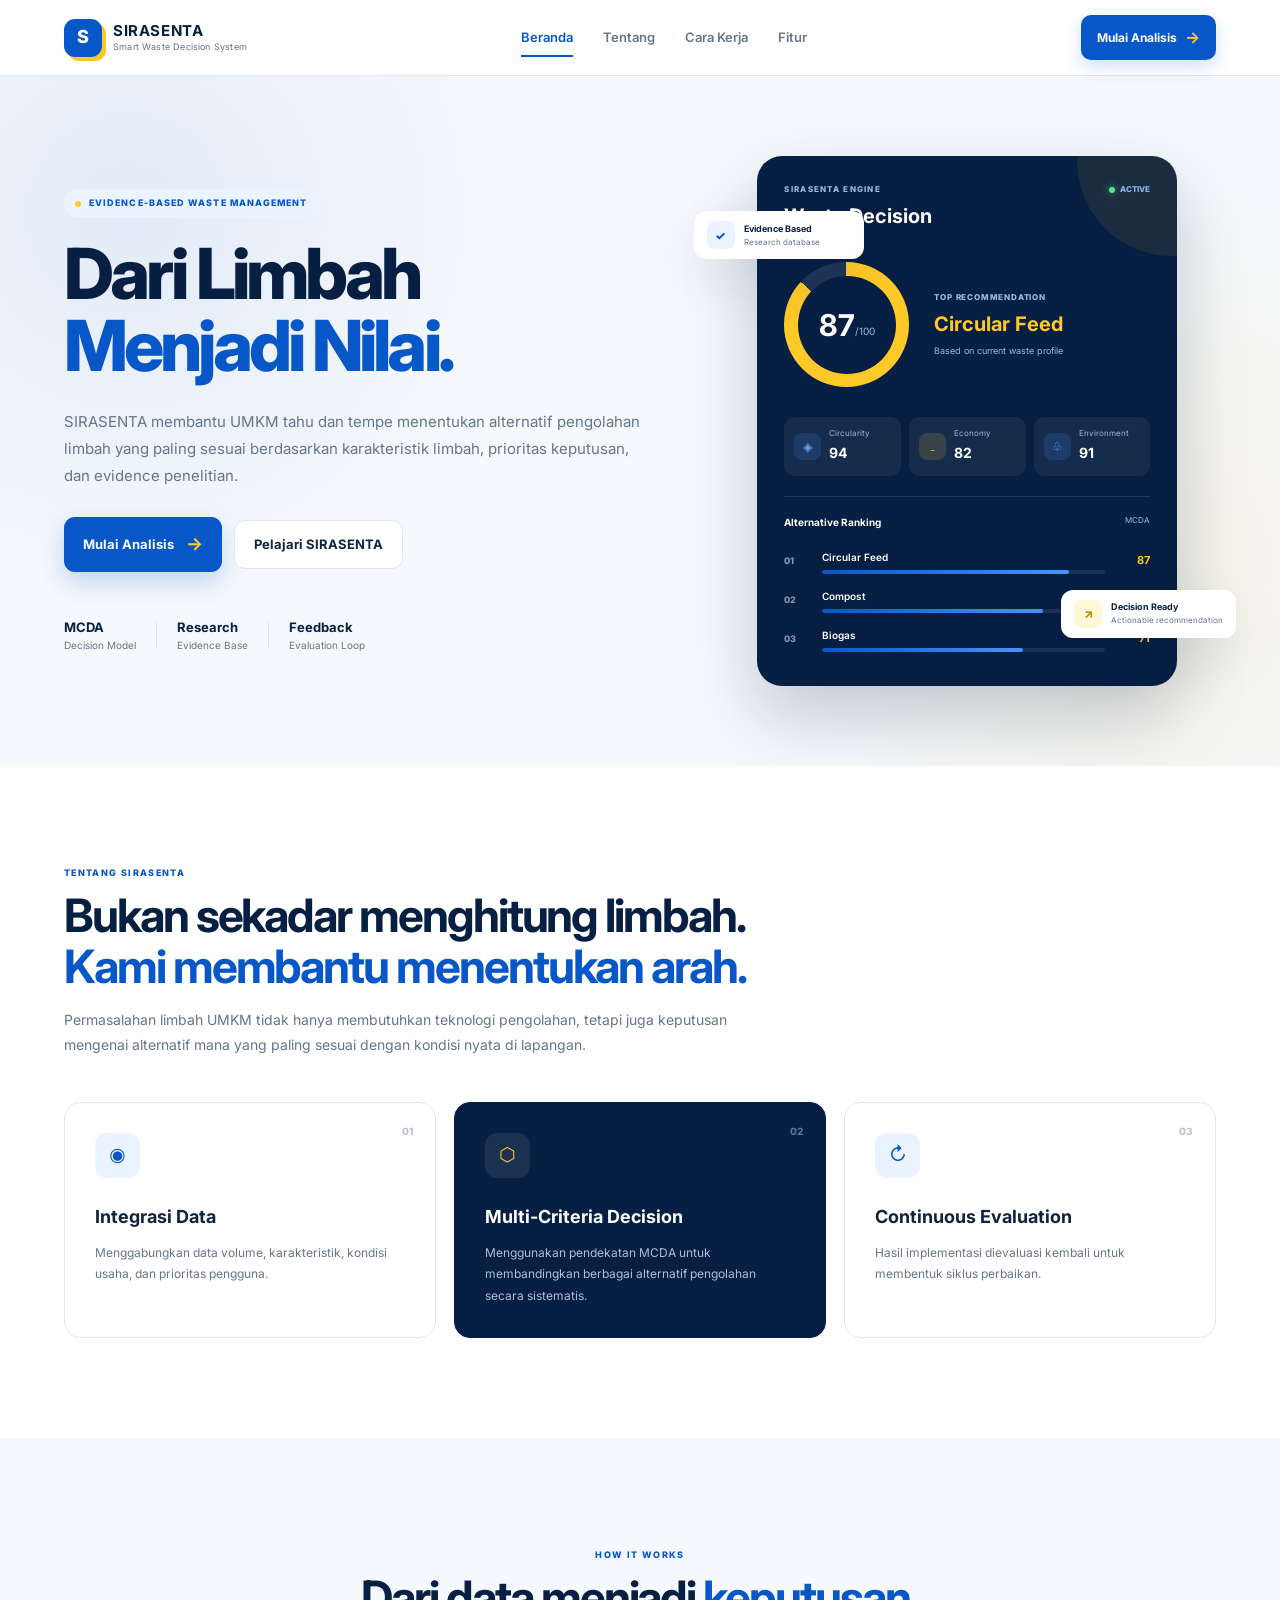
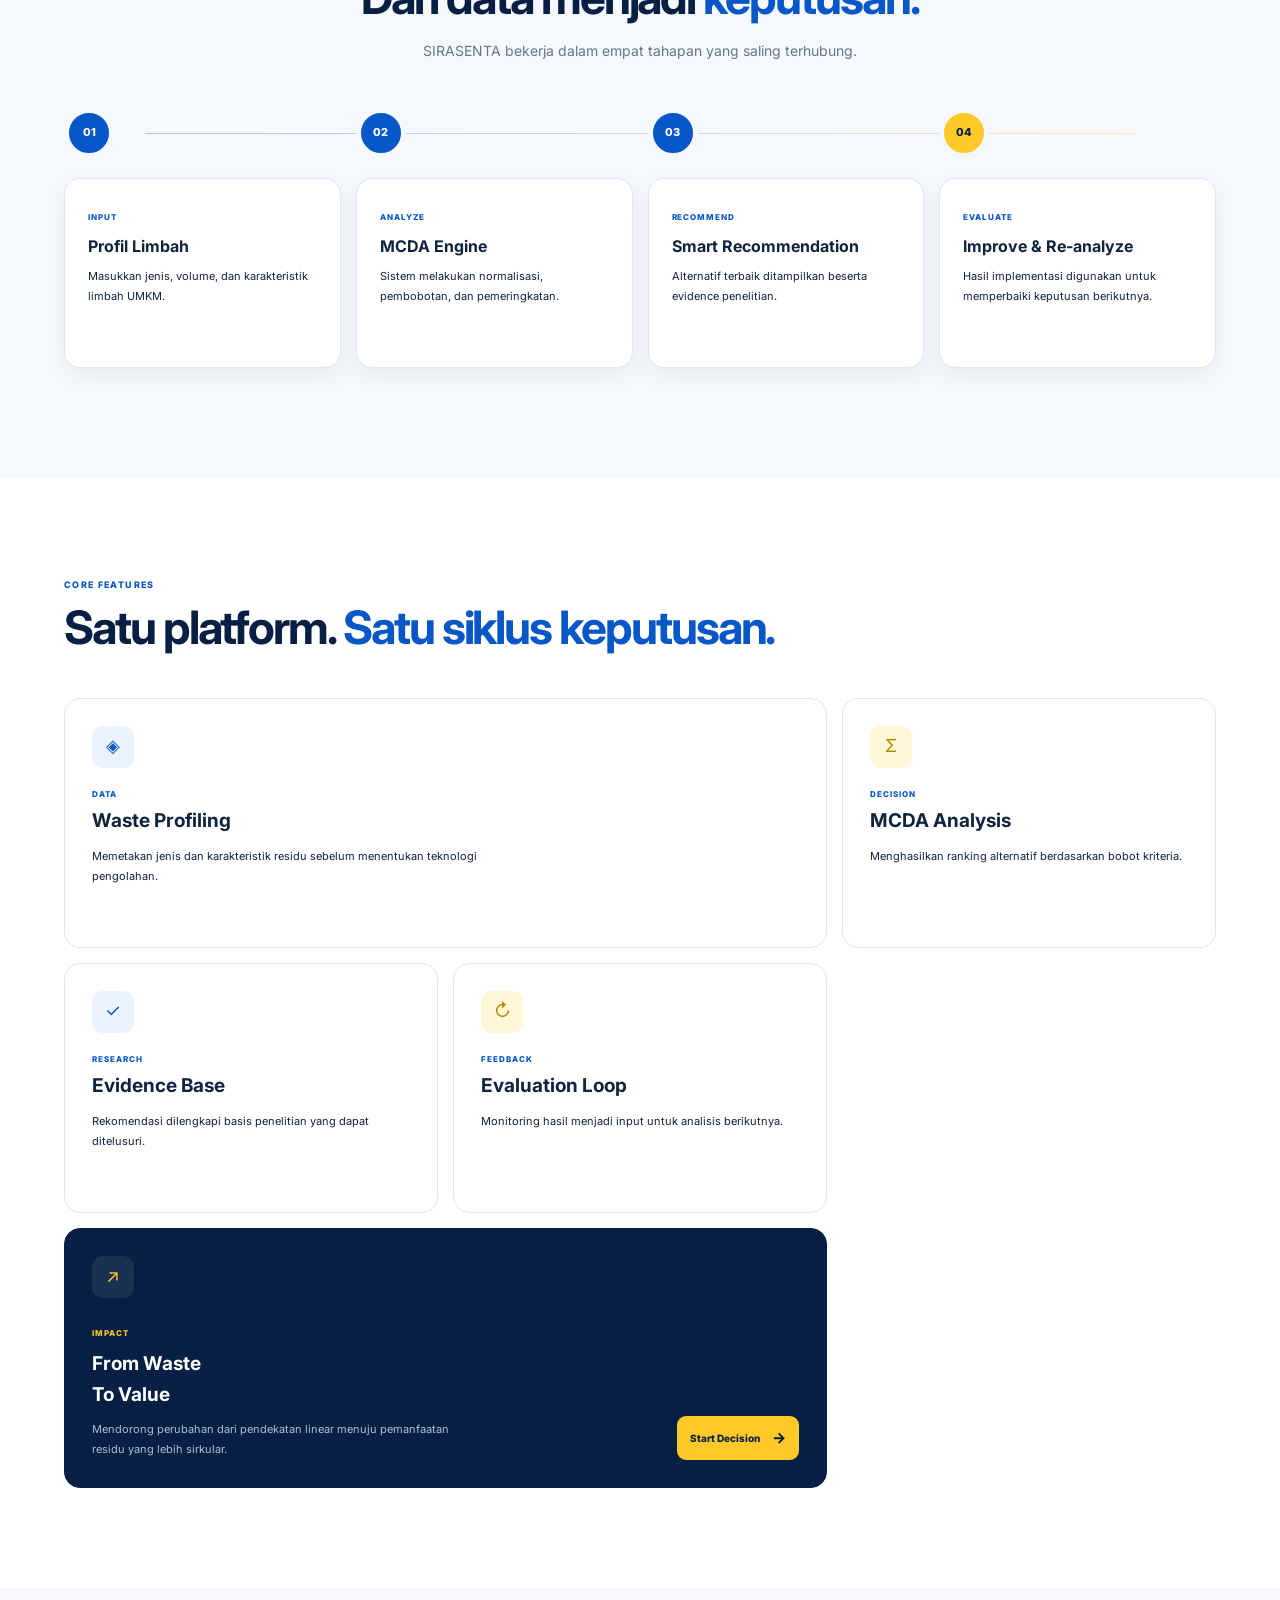
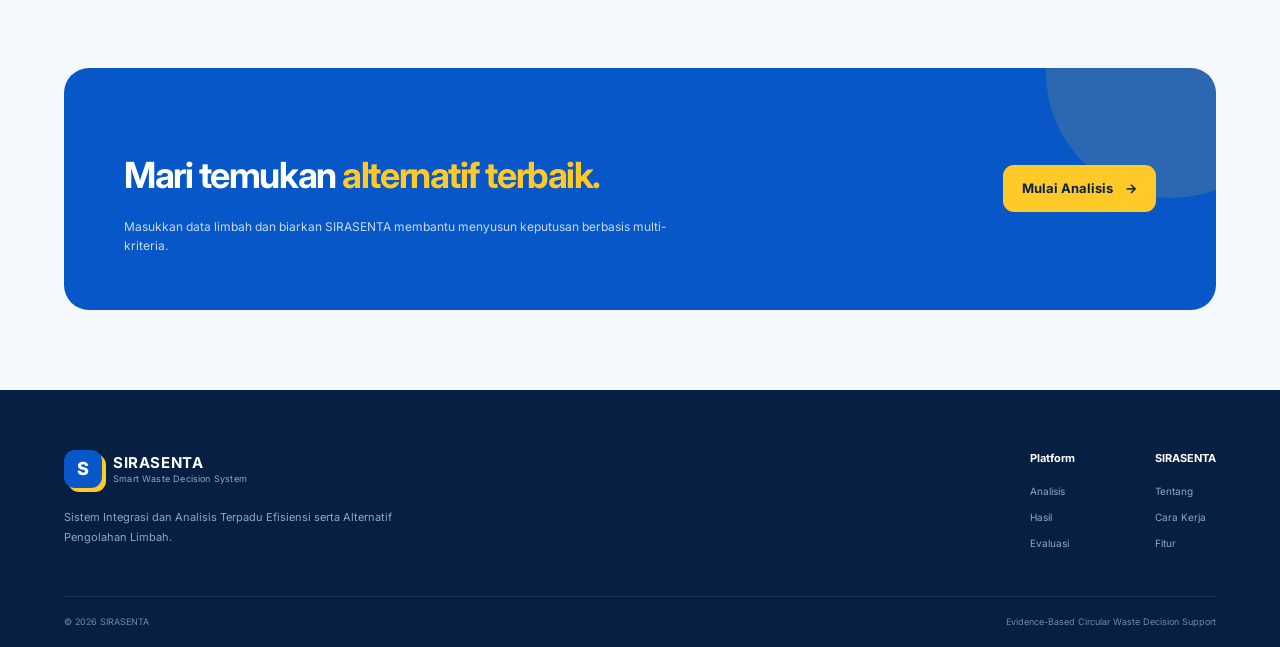
<file: index.html>
<!DOCTYPE html>
<html lang="id">
<head>
    <meta charset="UTF-8">

    <meta name="viewport" content="width=device-width, initial-scale=1.0">

    <meta
        name="description"
        content="SIRASENTA - Sistem Integrasi dan Analisis Terpadu Efisiensi serta Alternatif Pengolahan Limbah"
    >

    <title>SIRASENTA | Smart Waste Decision Support</title>

    <!-- Google Font -->
    <link rel="preconnect" href="https://fonts.googleapis.com">
    <link rel="preconnect" href="https://fonts.gstatic.com" crossorigin>
    <link
        href="https://fonts.googleapis.com/css2?family=Inter:wght@400;500;600;700;800&display=swap"
        rel="stylesheet"
    >

    <!-- CSS utama -->
    <link rel="stylesheet" href="style.css">
</head>

<body>

    <!-- =====================================================
         NAVBAR
    ====================================================== -->
    <header class="navbar">

        <div class="navbar-container">

            <!-- LOGO -->
            <a href="index.html" class="logo">

                <div class="logo-icon">
                    S
                </div>

                <div class="logo-text">
                    <strong>SIRASENTA</strong>
                    <span>Smart Waste Decision System</span>
                </div>

            </a>


            <!-- NAVIGATION -->
            <nav class="nav-menu">

                <a href="index.html" class="nav-link active">
                    Beranda
                </a>

                <a href="#tentang" class="nav-link">
                    Tentang
                </a>

                <a href="#alur" class="nav-link">
                    Cara Kerja
                </a>

                <a href="#fitur" class="nav-link">
                    Fitur
                </a>

            </nav>


            <!-- CTA -->
            <a href="analysis.html" class="nav-button">
                Mulai Analisis
                <span>→</span>
            </a>

        </div>

    </header>



    <!-- =====================================================
         HERO SECTION
    ====================================================== -->

    <main>

        <section class="hero">

            <div class="hero-container">


                <!-- HERO TEXT -->
                <div class="hero-content">

                    <div class="hero-badge">

                        <span class="badge-dot"></span>

                        EVIDENCE-BASED WASTE MANAGEMENT

                    </div>


                    <h1>

                        Dari Limbah

                        <span>
                            Menjadi Nilai.
                        </span>

                    </h1>


                    <p class="hero-description">

                        SIRASENTA membantu UMKM tahu dan tempe
                        menentukan alternatif pengolahan limbah
                        yang paling sesuai berdasarkan karakteristik
                        limbah, prioritas keputusan, dan evidence
                        penelitian.

                    </p>


                    <!-- HERO BUTTONS -->
                    <div class="hero-actions">

                        <a
                            href="analysis.html"
                            class="button button-primary"
                        >

                            Mulai Analisis

                            <span class="button-arrow">
                                →
                            </span>

                        </a>


                        <a
                            href="#alur"
                            class="button button-secondary"
                        >

                            Pelajari SIRASENTA

                        </a>

                    </div>


                    <!-- HERO TRUST -->
                    <div class="hero-trust">

                        <div class="trust-item">

                            <strong>
                                MCDA
                            </strong>

                            <span>
                                Decision Model
                            </span>

                        </div>


                        <div class="trust-divider"></div>


                        <div class="trust-item">

                            <strong>
                                Research
                            </strong>

                            <span>
                                Evidence Base
                            </span>

                        </div>


                        <div class="trust-divider"></div>


                        <div class="trust-item">

                            <strong>
                                Feedback
                            </strong>

                            <span>
                                Evaluation Loop
                            </span>

                        </div>

                    </div>

                </div>



                <!-- HERO VISUAL -->
                <div class="hero-visual">

                    <div class="visual-glow"></div>


                    <!-- MAIN CARD -->
                    <div class="dashboard-card">


                        <!-- CARD HEADER -->
                        <div class="dashboard-header">

                            <div>

                                <span class="dashboard-label">
                                    SIRASENTA ENGINE
                                </span>

                                <h3>
                                    Waste Decision
                                </h3>

                            </div>


                            <div class="status-indicator">

                                <span></span>

                                ACTIVE

                            </div>

                        </div>



                        <!-- SCORE -->
                        <div class="decision-score">

                            <div class="score-circle">

                                <div class="score-inner">

                                    <strong>
                                        87
                                    </strong>

                                    <span>
                                        /100
                                    </span>

                                </div>

                            </div>


                            <div class="score-info">

                                <span>
                                    TOP RECOMMENDATION
                                </span>

                                <strong>
                                    Circular Feed
                                </strong>

                                <small>
                                    Based on current waste profile
                                </small>

                            </div>

                        </div>



                        <!-- MINI METRICS -->
                        <div class="dashboard-metrics">


                            <div class="metric">

                                <div class="metric-icon blue">
                                    ◈
                                </div>

                                <div>

                                    <span>
                                        Circularity
                                    </span>

                                    <strong>
                                        94
                                    </strong>

                                </div>

                            </div>


                            <div class="metric">

                                <div class="metric-icon yellow">
                                    ₋
                                </div>

                                <div>

                                    <span>
                                        Economy
                                    </span>

                                    <strong>
                                        82
                                    </strong>

                                </div>

                            </div>


                            <div class="metric">

                                <div class="metric-icon blue">
                                    ♧
                                </div>

                                <div>

                                    <span>
                                        Environment
                                    </span>

                                    <strong>
                                        91
                                    </strong>

                                </div>

                            </div>


                        </div>



                        <!-- ALTERNATIVES -->
                        <div class="alternative-list">

                            <div class="alternative-title">

                                <span>
                                    Alternative Ranking
                                </span>

                                <small>
                                    MCDA
                                </small>

                            </div>


                            <div class="alternative">

                                <div class="alternative-number">
                                    01
                                </div>

                                <div class="alternative-name">

                                    <strong>
                                        Circular Feed
                                    </strong>

                                    <div class="progress">
                                        <span style="width: 87%;"></span>
                                    </div>

                                </div>

                                <strong class="alternative-score">
                                    87
                                </strong>

                            </div>


                            <div class="alternative">

                                <div class="alternative-number">
                                    02
                                </div>

                                <div class="alternative-name">

                                    <strong>
                                        Compost
                                    </strong>

                                    <div class="progress">
                                        <span style="width: 78%;"></span>
                                    </div>

                                </div>

                                <strong class="alternative-score">
                                    78
                                </strong>

                            </div>


                            <div class="alternative">

                                <div class="alternative-number">
                                    03
                                </div>

                                <div class="alternative-name">

                                    <strong>
                                        Biogas
                                    </strong>

                                    <div class="progress">
                                        <span style="width: 71%;"></span>
                                    </div>

                                </div>

                                <strong class="alternative-score">
                                    71
                                </strong>

                            </div>

                        </div>

                    </div>



                    <!-- FLOATING CARD -->
                    <div class="floating-card floating-card-top">

                        <div class="floating-icon">
                            ✓
                        </div>

                        <div>

                            <strong>
                                Evidence Based
                            </strong>

                            <span>
                                Research database
                            </span>

                        </div>

                    </div>


                    <div class="floating-card floating-card-bottom">

                        <div class="floating-icon yellow-icon">
                            ↗
                        </div>

                        <div>

                            <strong>
                                Decision Ready
                            </strong>

                            <span>
                                Actionable recommendation
                            </span>

                        </div>

                    </div>

                </div>

            </div>

        </section>



        <!-- =====================================================
             ABOUT
        ====================================================== -->

        <section
            id="tentang"
            class="about-section"
        >

            <div class="section-container">


                <div class="section-heading">

                    <span class="section-label">
                        TENTANG SIRASENTA
                    </span>

                    <h2>
                        Bukan sekadar menghitung limbah.
                        <span>
                            Kami membantu menentukan arah.
                        </span>
                    </h2>

                    <p>

                        Permasalahan limbah UMKM tidak hanya membutuhkan
                        teknologi pengolahan, tetapi juga keputusan
                        mengenai alternatif mana yang paling sesuai
                        dengan kondisi nyata di lapangan.

                    </p>

                </div>



                <div class="about-grid">


                    <div class="about-card">

                        <div class="about-number">
                            01
                        </div>

                        <div class="about-icon">
                            ◉
                        </div>

                        <h3>
                            Integrasi Data
                        </h3>

                        <p>

                            Menggabungkan data volume, karakteristik,
                            kondisi usaha, dan prioritas pengguna.

                        </p>

                    </div>


                    <div class="about-card featured">

                        <div class="about-number">
                            02
                        </div>

                        <div class="about-icon">
                            ⬡
                        </div>

                        <h3>
                            Multi-Criteria Decision
                        </h3>

                        <p>

                            Menggunakan pendekatan MCDA untuk
                            membandingkan berbagai alternatif
                            pengolahan secara sistematis.

                        </p>

                    </div>


                    <div class="about-card">

                        <div class="about-number">
                            03
                        </div>

                        <div class="about-icon">
                            ↻
                        </div>

                        <h3>
                            Continuous Evaluation
                        </h3>

                        <p>

                            Hasil implementasi dievaluasi kembali
                            untuk membentuk siklus perbaikan.

                        </p>

                    </div>

                </div>

            </div>

        </section>



        <!-- =====================================================
             HOW IT WORKS
        ====================================================== -->

        <section
            id="alur"
            class="workflow-section"
        >

            <div class="section-container">


                <div class="section-heading center">

                    <span class="section-label">
                        HOW IT WORKS
                    </span>

                    <h2>
                        Dari data menjadi
                        <span>
                            keputusan.
                        </span>
                    </h2>

                    <p>

                        SIRASENTA bekerja dalam empat tahapan
                        yang saling terhubung.

                    </p>

                </div>



                <div class="workflow">


                    <div class="workflow-line"></div>


                    <!-- STEP 1 -->
                    <div class="workflow-item">

                        <div class="workflow-number">
                            01
                        </div>

                        <div class="workflow-card">

                            <span>
                                INPUT
                            </span>

                            <h3>
                                Profil Limbah
                            </h3>

                            <p>

                                Masukkan jenis, volume, dan
                                karakteristik limbah UMKM.

                            </p>

                        </div>

                    </div>


                    <!-- STEP 2 -->
                    <div class="workflow-item">

                        <div class="workflow-number">
                            02
                        </div>

                        <div class="workflow-card">

                            <span>
                                ANALYZE
                            </span>

                            <h3>
                                MCDA Engine
                            </h3>

                            <p>

                                Sistem melakukan normalisasi,
                                pembobotan, dan pemeringkatan.

                            </p>

                        </div>

                    </div>


                    <!-- STEP 3 -->
                    <div class="workflow-item">

                        <div class="workflow-number">
                            03
                        </div>

                        <div class="workflow-card">

                            <span>
                                RECOMMEND
                            </span>

                            <h3>
                                Smart Recommendation
                            </h3>

                            <p>

                                Alternatif terbaik ditampilkan
                                beserta evidence penelitian.

                            </p>

                        </div>

                    </div>


                    <!-- STEP 4 -->
                    <div class="workflow-item">

                        <div class="workflow-number yellow">
                            04
                        </div>

                        <div class="workflow-card">

                            <span>
                                EVALUATE
                            </span>

                            <h3>
                                Improve & Re-analyze
                            </h3>

                            <p>

                                Hasil implementasi digunakan
                                untuk memperbaiki keputusan berikutnya.

                            </p>

                        </div>

                    </div>

                </div>

            </div>

        </section>



        <!-- =====================================================
             FEATURES
        ====================================================== -->

        <section
            id="fitur"
            class="features-section"
        >

            <div class="section-container">


                <div class="section-heading">

                    <span class="section-label">
                        CORE FEATURES
                    </span>

                    <h2>
                        Satu platform.
                        <span>
                            Satu siklus keputusan.
                        </span>
                    </h2>

                </div>



                <div class="feature-grid">


                    <article class="feature-card large">

                        <div class="feature-icon">
                            ◈
                        </div>

                        <span class="feature-tag">
                            DATA
                        </span>

                        <h3>
                            Waste Profiling
                        </h3>

                        <p>

                            Memetakan jenis dan karakteristik
                            residu sebelum menentukan teknologi
                            pengolahan.

                        </p>

                    </article>


                    <article class="feature-card">

                        <div class="feature-icon yellow">
                            Σ
                        </div>

                        <span class="feature-tag">
                            DECISION
                        </span>

                        <h3>
                            MCDA Analysis
                        </h3>

                        <p>

                            Menghasilkan ranking alternatif
                            berdasarkan bobot kriteria.

                        </p>

                    </article>


                    <article class="feature-card">

                        <div class="feature-icon">
                            ✓
                        </div>

                        <span class="feature-tag">
                            RESEARCH
                        </span>

                        <h3>
                            Evidence Base
                        </h3>

                        <p>

                            Rekomendasi dilengkapi basis
                            penelitian yang dapat ditelusuri.

                        </p>

                    </article>


                    <article class="feature-card">

                        <div class="feature-icon yellow">
                            ↻
                        </div>

                        <span class="feature-tag">
                            FEEDBACK
                        </span>

                        <h3>
                            Evaluation Loop
                        </h3>

                        <p>

                            Monitoring hasil menjadi input
                            untuk analisis berikutnya.

                        </p>

                    </article>


                    <article class="feature-card large dark">

                        <div>

                            <div class="feature-icon white">
                                ↗
                            </div>

                            <span class="feature-tag">
                                IMPACT
                            </span>

                            <h3>
                                From Waste
                                <br>
                                To Value
                            </h3>

                            <p>

                                Mendorong perubahan dari
                                pendekatan linear menuju
                                pemanfaatan residu yang lebih
                                sirkular.

                            </p>

                        </div>

                        <a
                            href="analysis.html"
                            class="feature-button"
                        >

                            Start Decision

                            <span>→</span>

                        </a>

                    </article>

                </div>

            </div>

        </section>



        <!-- =====================================================
             CTA
        ====================================================== -->

        <section class="cta-section">

            <div class="cta-container">

                <div>

                    <span class="section-label">
                        READY TO START?
                    </span>

                    <h2>
                        Mari temukan
                        <span>
                            alternatif terbaik.
                        </span>
                    </h2>

                    <p>

                        Masukkan data limbah dan biarkan
                        SIRASENTA membantu menyusun keputusan
                        berbasis multi-kriteria.

                    </p>

                </div>


                <a
                    href="analysis.html"
                    class="button button-yellow"
                >

                    Mulai Analisis

                    <span>
                        →
                    </span>

                </a>

            </div>

        </section>

    </main>



    <!-- =====================================================
         FOOTER
    ====================================================== -->

    <footer class="footer">

        <div class="footer-container">

            <div class="footer-brand">

                <div class="logo">

                    <div class="logo-icon">
                        S
                    </div>

                    <div class="logo-text">

                        <strong>
                            SIRASENTA
                        </strong>

                        <span>
                            Smart Waste Decision System
                        </span>

                    </div>

                </div>

                <p>

                    Sistem Integrasi dan Analisis Terpadu
                    Efisiensi serta Alternatif Pengolahan Limbah.

                </p>

            </div>


            <div class="footer-links">

                <div>

                    <strong>
                        Platform
                    </strong>

                    <a href="analysis.html">
                        Analisis
                    </a>

                    <a href="result.html">
                        Hasil
                    </a>

                    <a href="evaluation.html">
                        Evaluasi
                    </a>

                </div>


                <div>

                    <strong>
                        SIRASENTA
                    </strong>

                    <a href="#tentang">
                        Tentang
                    </a>

                    <a href="#alur">
                        Cara Kerja
                    </a>

                    <a href="#fitur">
                        Fitur
                    </a>

                </div>

            </div>

        </div>


        <div class="footer-bottom">

            <span>
                © 2026 SIRASENTA
            </span>

            <span>
                Evidence-Based Circular Waste Decision Support
            </span>

        </div>

    </footer>


</body>
</html>
</file>
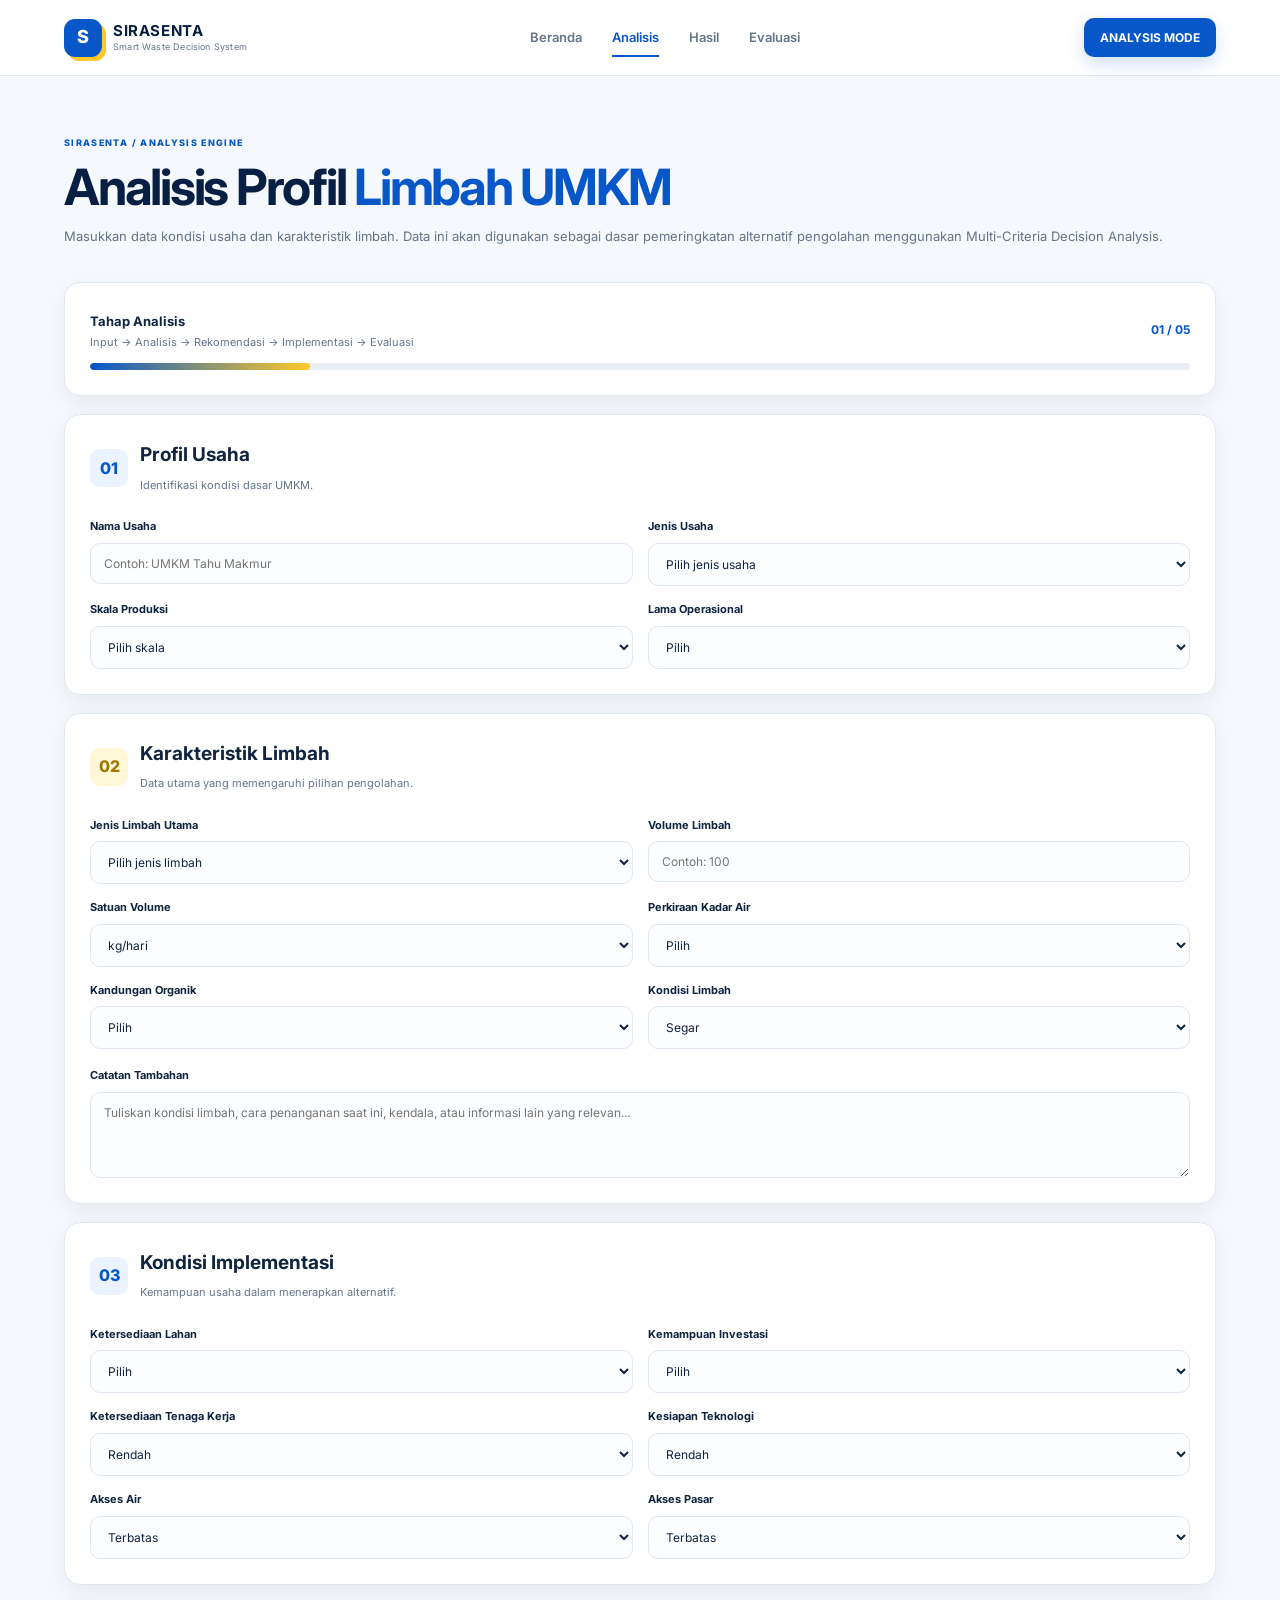
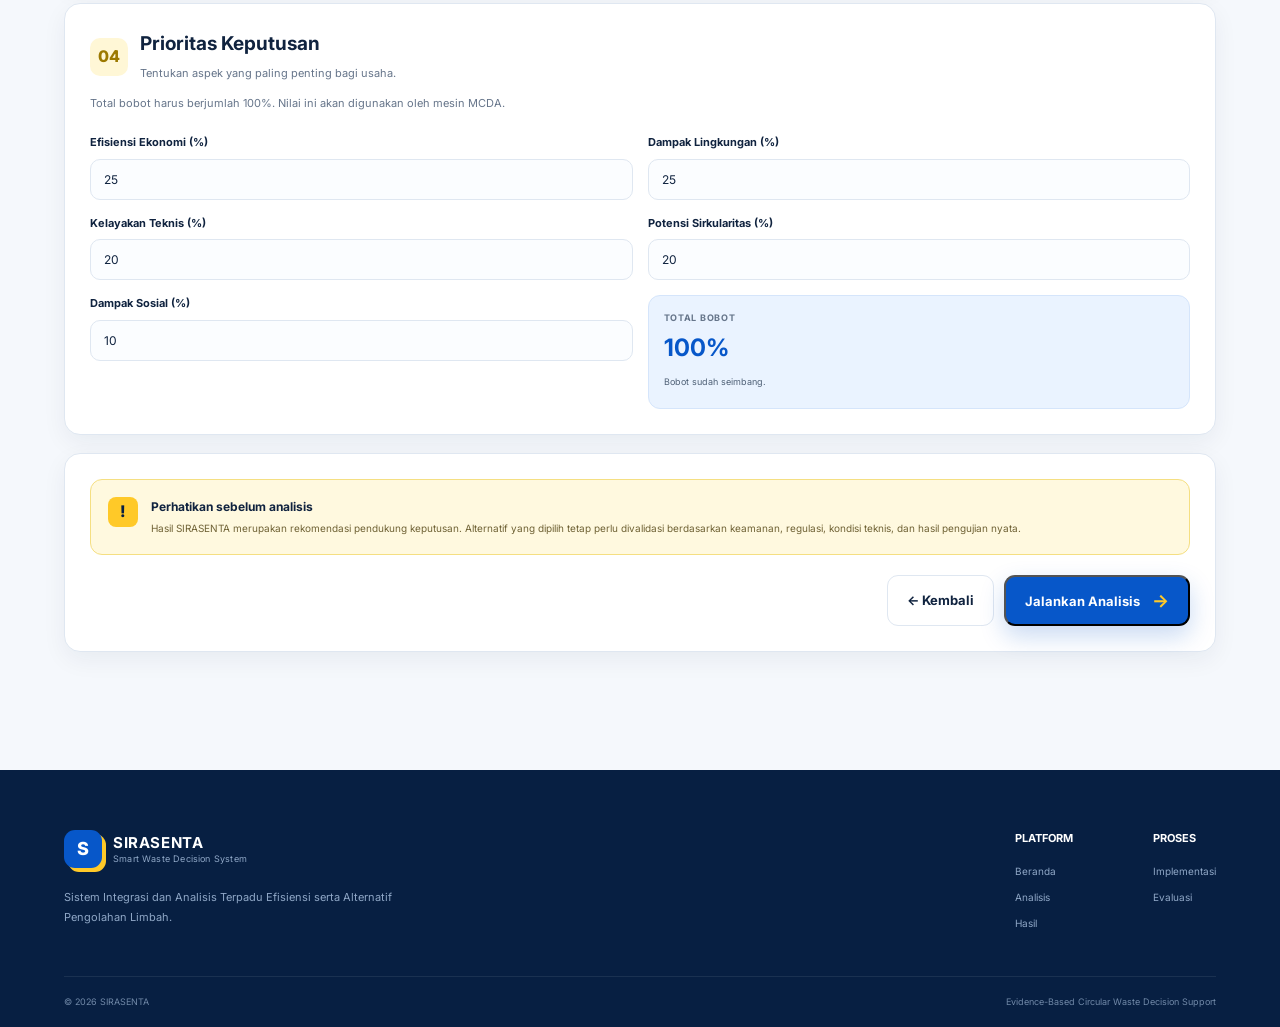
<file: analysis.html>
<!DOCTYPE html>
<html lang="id">

<head>
    <meta charset="UTF-8">

    <meta name="viewport" content="width=device-width, initial-scale=1.0">

    <meta
        name="description"
        content="SIRASENTA - Analisis karakteristik limbah dan pemilihan alternatif pengolahan berbasis MCDA."
    >

    <title>Analisis Limbah | SIRASENTA</title>

    <!-- FONT -->
    <link rel="preconnect" href="https://fonts.googleapis.com">
    <link rel="preconnect" href="https://fonts.gstatic.com" crossorigin>

    <link
        href="https://fonts.googleapis.com/css2?family=Inter:wght@400;500;600;700;800&display=swap"
        rel="stylesheet"
    >

    <!-- CSS -->
    <link rel="stylesheet" href="style.css">

</head>


<body>


<!-- =====================================================
     NAVBAR
====================================================== -->

<header class="navbar">

    <div class="navbar-container">

        <a href="index.html" class="logo">

            <div class="logo-icon">
                S
            </div>

            <div class="logo-text">

                <strong>
                    SIRASENTA
                </strong>

                <span>
                    Smart Waste Decision System
                </span>

            </div>

        </a>


        <nav class="nav-menu">

            <a href="index.html" class="nav-link">
                Beranda
            </a>

            <a href="analysis.html" class="nav-link active">
                Analisis
            </a>

            <a href="result.html" class="nav-link">
                Hasil
            </a>

            <a href="evaluation.html" class="nav-link">
                Evaluasi
            </a>

        </nav>


        <div class="nav-button">
            ANALYSIS MODE
        </div>

    </div>

</header>



<!-- =====================================================
     MAIN
====================================================== -->

<main class="page">


    <!-- =================================================
         PAGE TITLE
    ================================================== -->

    <section class="page-title">

        <span class="section-label">
            SIRASENTA / ANALYSIS ENGINE
        </span>

        <h1>
            Analisis Profil
            <span style="color: var(--blue);">
                Limbah UMKM
            </span>
        </h1>

        <p>
            Masukkan data kondisi usaha dan karakteristik limbah.
            Data ini akan digunakan sebagai dasar pemeringkatan
            alternatif pengolahan menggunakan Multi-Criteria
            Decision Analysis.
        </p>

    </section>



    <!-- =================================================
         PROGRESS
    ================================================== -->

    <div class="panel">

        <div style="
            display:flex;
            justify-content:space-between;
            align-items:center;
            gap:20px;
            margin-bottom:12px;
        ">

            <div>

                <strong style="font-size:13px;">
                    Tahap Analisis
                </strong>

                <div class="muted">
                    Input → Analisis → Rekomendasi → Implementasi → Evaluasi
                </div>

            </div>

            <strong
                style="
                    color:var(--blue);
                    font-size:12px;
                "
            >
                01 / 05
            </strong>

        </div>


        <div
            style="
                width:100%;
                height:7px;
                background:#e9eef5;
                border-radius:20px;
                overflow:hidden;
            "
        >

            <div
                style="
                    width:20%;
                    height:100%;
                    background:linear-gradient(
                        90deg,
                        var(--blue),
                        var(--yellow)
                    );
                    border-radius:20px;
                "
            ></div>

        </div>

    </div>



    <!-- =================================================
         FORM
    ================================================== -->

    <form id="analysisForm">


        <!-- =================================================
             SECTION 1 — PROFIL USAHA
        ================================================== -->

        <section class="panel">

            <div
                style="
                    display:flex;
                    align-items:center;
                    gap:12px;
                    margin-bottom:22px;
                "
            >

                <div
                    style="
                        width:38px;
                        height:38px;
                        display:grid;
                        place-items:center;
                        border-radius:10px;
                        background:var(--blue-light);
                        color:var(--blue);
                        font-weight:800;
                    "
                >
                    01
                </div>

                <div>

                    <h2 style="margin:0;">
                        Profil Usaha
                    </h2>

                    <span class="muted">
                        Identifikasi kondisi dasar UMKM.
                    </span>

                </div>

            </div>


            <div class="grid-2">


                <!-- NAMA USAHA -->

                <div class="form-group">

                    <label for="businessName">
                        Nama Usaha
                    </label>

                    <input
                        type="text"
                        id="businessName"
                        name="businessName"
                        placeholder="Contoh: UMKM Tahu Makmur"
                        required
                    >

                </div>


                <!-- JENIS USAHA -->

                <div class="form-group">

                    <label for="businessType">
                        Jenis Usaha
                    </label>

                    <select
                        id="businessType"
                        name="businessType"
                        required
                    >

                        <option value="">
                            Pilih jenis usaha
                        </option>

                        <option value="tahu">
                            Produksi Tahu
                        </option>

                        <option value="tempe">
                            Produksi Tempe
                        </option>

                        <option value="tahu-tempe">
                            Tahu & Tempe
                        </option>

                        <option value="lainnya">
                            Lainnya
                        </option>

                    </select>

                </div>


                <!-- SKALA -->

                <div class="form-group">

                    <label for="businessScale">
                        Skala Produksi
                    </label>

                    <select
                        id="businessScale"
                        name="businessScale"
                        required
                    >

                        <option value="">
                            Pilih skala
                        </option>

                        <option value="kecil">
                            Kecil
                        </option>

                        <option value="menengah">
                            Menengah
                        </option>

                        <option value="besar">
                            Besar
                        </option>

                    </select>

                </div>


                <!-- LAMA OPERASI -->

                <div class="form-group">

                    <label for="operationDuration">
                        Lama Operasional
                    </label>

                    <select
                        id="operationDuration"
                        name="operationDuration"
                    >

                        <option value="">
                            Pilih
                        </option>

                        <option value="<1">
                            < 1 tahun
                        </option>

                        <option value="1-3">
                            1–3 tahun
                        </option>

                        <option value="3-5">
                            3–5 tahun
                        </option>

                        <option value=">5">
                            > 5 tahun
                        </option>

                    </select>

                </div>

            </div>

        </section>



        <!-- =================================================
             SECTION 2 — DATA LIMBAH
        ================================================== -->

        <section class="panel">

            <div
                style="
                    display:flex;
                    align-items:center;
                    gap:12px;
                    margin-bottom:22px;
                "
            >

                <div
                    style="
                        width:38px;
                        height:38px;
                        display:grid;
                        place-items:center;
                        border-radius:10px;
                        background:var(--yellow-light);
                        color:#9c7900;
                        font-weight:800;
                    "
                >
                    02
                </div>

                <div>

                    <h2 style="margin:0;">
                        Karakteristik Limbah
                    </h2>

                    <span class="muted">
                        Data utama yang memengaruhi pilihan pengolahan.
                    </span>

                </div>

            </div>


            <div class="grid-2">


                <!-- JENIS LIMBAH -->

                <div class="form-group">

                    <label for="wasteType">
                        Jenis Limbah Utama
                    </label>

                    <select
                        id="wasteType"
                        name="wasteType"
                        required
                    >

                        <option value="">
                            Pilih jenis limbah
                        </option>

                        <option value="ampas-tahu">
                            Ampas Tahu
                        </option>

                        <option value="air-limbah-tahu">
                            Air Limbah Tahu
                        </option>

                        <option value="kulit-kedelai">
                            Kulit Kedelai
                        </option>

                        <option value="campuran">
                            Limbah Campuran
                        </option>

                    </select>

                </div>


                <!-- VOLUME -->

                <div class="form-group">

                    <label for="wasteVolume">
                        Volume Limbah
                    </label>

                    <input
                        type="number"
                        id="wasteVolume"
                        name="wasteVolume"
                        min="0"
                        step="0.1"
                        placeholder="Contoh: 100"
                        required
                    >

                </div>


                <!-- UNIT -->

                <div class="form-group">

                    <label for="wasteUnit">
                        Satuan Volume
                    </label>

                    <select
                        id="wasteUnit"
                        name="wasteUnit"
                    >

                        <option value="kg/hari">
                            kg/hari
                        </option>

                        <option value="liter/hari">
                            liter/hari
                        </option>

                        <option value="kg/minggu">
                            kg/minggu
                        </option>

                    </select>

                </div>


                <!-- KADAR AIR -->

                <div class="form-group">

                    <label for="moisture">
                        Perkiraan Kadar Air
                    </label>

                    <select
                        id="moisture"
                        name="moisture"
                    >

                        <option value="">
                            Pilih
                        </option>

                        <option value="rendah">
                            Rendah
                        </option>

                        <option value="sedang">
                            Sedang
                        </option>

                        <option value="tinggi">
                            Tinggi
                        </option>

                    </select>

                </div>


                <!-- ORGANIK -->

                <div class="form-group">

                    <label for="organicContent">
                        Kandungan Organik
                    </label>

                    <select
                        id="organicContent"
                        name="organicContent"
                    >

                        <option value="">
                            Pilih
                        </option>

                        <option value="rendah">
                            Rendah
                        </option>

                        <option value="sedang">
                            Sedang
                        </option>

                        <option value="tinggi">
                            Tinggi
                        </option>

                    </select>

                </div>


                <!-- KONDISI LIMBAH -->

                <div class="form-group">

                    <label for="wasteCondition">
                        Kondisi Limbah
                    </label>

                    <select
                        id="wasteCondition"
                        name="wasteCondition"
                    >

                        <option value="segar">
                            Segar
                        </option>

                        <option value="campuran">
                            Campuran
                        </option>

                        <option value="terkontaminasi">
                            Berpotensi Terkontaminasi
                        </option>

                    </select>

                </div>

            </div>


            <div style="margin-top:18px;">

                <div class="form-group">

                    <label for="wasteDescription">
                        Catatan Tambahan
                    </label>

                    <textarea
                        id="wasteDescription"
                        name="wasteDescription"
                        rows="4"
                        placeholder="Tuliskan kondisi limbah, cara penanganan saat ini, kendala, atau informasi lain yang relevan..."
                    ></textarea>

                </div>

            </div>

        </section>



        <!-- =================================================
             SECTION 3 — KONDISI USAHA
        ================================================== -->

        <section class="panel">

            <div
                style="
                    display:flex;
                    align-items:center;
                    gap:12px;
                    margin-bottom:22px;
                "
            >

                <div
                    style="
                        width:38px;
                        height:38px;
                        display:grid;
                        place-items:center;
                        border-radius:10px;
                        background:var(--blue-light);
                        color:var(--blue);
                        font-weight:800;
                    "
                >
                    03
                </div>

                <div>

                    <h2 style="margin:0;">
                        Kondisi Implementasi
                    </h2>

                    <span class="muted">
                        Kemampuan usaha dalam menerapkan alternatif.
                    </span>

                </div>

            </div>


            <div class="grid-2">


                <!-- LAHAN -->

                <div class="form-group">

                    <label for="landAvailability">
                        Ketersediaan Lahan
                    </label>

                    <select
                        id="landAvailability"
                        name="landAvailability"
                        required
                    >

                        <option value="">
                            Pilih
                        </option>

                        <option value="rendah">
                            Terbatas
                        </option>

                        <option value="sedang">
                            Sedang
                        </option>

                        <option value="tinggi">
                            Luas
                        </option>

                    </select>

                </div>


                <!-- MODAL -->

                <div class="form-group">

                    <label for="budget">
                        Kemampuan Investasi
                    </label>

                    <select
                        id="budget"
                        name="budget"
                        required
                    >

                        <option value="">
                            Pilih
                        </option>

                        <option value="rendah">
                            Rendah
                        </option>

                        <option value="sedang">
                            Sedang
                        </option>

                        <option value="tinggi">
                            Tinggi
                        </option>

                    </select>

                </div>


                <!-- TENAGA -->

                <div class="form-group">

                    <label for="humanResource">
                        Ketersediaan Tenaga Kerja
                    </label>

                    <select
                        id="humanResource"
                        name="humanResource"
                    >

                        <option value="rendah">
                            Rendah
                        </option>

                        <option value="sedang">
                            Sedang
                        </option>

                        <option value="tinggi">
                            Tinggi
                        </option>

                    </select>

                </div>


                <!-- TEKNOLOGI -->

                <div class="form-group">

                    <label for="technology">
                        Kesiapan Teknologi
                    </label>

                    <select
                        id="technology"
                        name="technology"
                    >

                        <option value="rendah">
                            Rendah
                        </option>

                        <option value="sedang">
                            Sedang
                        </option>

                        <option value="tinggi">
                            Tinggi
                        </option>

                    </select>

                </div>


                <!-- AIR -->

                <div class="form-group">

                    <label for="waterAccess">
                        Akses Air
                    </label>

                    <select
                        id="waterAccess"
                        name="waterAccess"
                    >

                        <option value="rendah">
                            Terbatas
                        </option>

                        <option value="sedang">
                            Sedang
                        </option>

                        <option value="tinggi">
                            Baik
                        </option>

                    </select>

                </div>


                <!-- PASAR -->

                <div class="form-group">

                    <label for="marketAccess">
                        Akses Pasar
                    </label>

                    <select
                        id="marketAccess"
                        name="marketAccess"
                    >

                        <option value="rendah">
                            Terbatas
                        </option>

                        <option value="sedang">
                            Sedang
                        </option>

                        <option value="tinggi">
                            Baik
                        </option>

                    </select>

                </div>

            </div>

        </section>



        <!-- =================================================
             SECTION 4 — PRIORITAS MCDA
        ================================================== -->

        <section class="panel">

            <div
                style="
                    display:flex;
                    align-items:center;
                    gap:12px;
                    margin-bottom:10px;
                "
            >

                <div
                    style="
                        width:38px;
                        height:38px;
                        display:grid;
                        place-items:center;
                        border-radius:10px;
                        background:var(--yellow-light);
                        color:#9c7900;
                        font-weight:800;
                    "
                >
                    04
                </div>

                <div>

                    <h2 style="margin:0;">
                        Prioritas Keputusan
                    </h2>

                    <span class="muted">
                        Tentukan aspek yang paling penting bagi usaha.
                    </span>

                </div>

            </div>


            <p
                class="muted"
                style="margin-bottom:22px;"
            >
                Total bobot harus berjumlah 100%.
                Nilai ini akan digunakan oleh mesin MCDA.
            </p>


            <div class="grid-2">


                <!-- EKONOMI -->

                <div class="form-group">

                    <label for="weightEconomic">
                        Efisiensi Ekonomi (%)
                    </label>

                    <input
                        type="number"
                        id="weightEconomic"
                        name="weightEconomic"
                        min="0"
                        max="100"
                        value="25"
                        required
                    >

                </div>


                <!-- LINGKUNGAN -->

                <div class="form-group">

                    <label for="weightEnvironment">
                        Dampak Lingkungan (%)
                    </label>

                    <input
                        type="number"
                        id="weightEnvironment"
                        name="weightEnvironment"
                        min="0"
                        max="100"
                        value="25"
                        required
                    >

                </div>


                <!-- TEKNIS -->

                <div class="form-group">

                    <label for="weightTechnical">
                        Kelayakan Teknis (%)
                    </label>

                    <input
                        type="number"
                        id="weightTechnical"
                        name="weightTechnical"
                        min="0"
                        max="100"
                        value="20"
                        required
                    >

                </div>


                <!-- CIRCULARITY -->

                <div class="form-group">

                    <label for="weightCircularity">
                        Potensi Sirkularitas (%)
                    </label>

                    <input
                        type="number"
                        id="weightCircularity"
                        name="weightCircularity"
                        min="0"
                        max="100"
                        value="20"
                        required
                    >

                </div>


                <!-- SOSIAL -->

                <div class="form-group">

                    <label for="weightSocial">
                        Dampak Sosial (%)
                    </label>

                    <input
                        type="number"
                        id="weightSocial"
                        name="weightSocial"
                        min="0"
                        max="100"
                        value="10"
                        required
                    >

                </div>


                <!-- TOTAL -->

                <div
                    style="
                        display:flex;
                        align-items:flex-end;
                    "
                >

                    <div
                        style="
                            width:100%;
                            padding:15px;
                            border-radius:12px;
                            background:var(--blue-light);
                            border:1px solid #d5e5fb;
                        "
                    >

                        <span
                            style="
                                display:block;
                                font-size:9px;
                                color:var(--text-soft);
                                font-weight:700;
                                text-transform:uppercase;
                                letter-spacing:.08em;
                            "
                        >
                            Total Bobot
                        </span>

                        <strong
                            id="weightTotal"
                            style="
                                display:block;
                                margin-top:3px;
                                font-size:24px;
                                color:var(--blue);
                            "
                        >
                            100%
                        </strong>

                        <small
                            id="weightMessage"
                            style="
                                font-size:9px;
                                color:#4f6076;
                            "
                        >
                            Bobot sudah seimbang.
                        </small>

                    </div>

                </div>

            </div>

        </section>



        <!-- =================================================
             SECTION 5 — CONFIRMATION
        ================================================== -->

        <section class="panel">

            <div
                style="
                    padding:17px;
                    border-radius:12px;
                    background:#fff9df;
                    border:1px solid #f5df82;
                    display:flex;
                    gap:13px;
                    align-items:flex-start;
                "
            >

                <div
                    style="
                        width:30px;
                        height:30px;
                        border-radius:8px;
                        background:var(--yellow);
                        display:grid;
                        place-items:center;
                        color:var(--navy);
                        font-weight:800;
                        flex-shrink:0;
                    "
                >
                    !
                </div>

                <div>

                    <strong
                        style="
                            display:block;
                            font-size:12px;
                            margin-bottom:4px;
                        "
                    >
                        Perhatikan sebelum analisis
                    </strong>

                    <p
                        style="
                            font-size:10px;
                            color:#6f6235;
                            line-height:1.7;
                        "
                    >
                        Hasil SIRASENTA merupakan rekomendasi
                        pendukung keputusan. Alternatif yang
                        dipilih tetap perlu divalidasi berdasarkan
                        keamanan, regulasi, kondisi teknis,
                        dan hasil pengujian nyata.
                    </p>

                </div>

            </div>


            <!-- ACTION -->

            <div class="form-actions">

                <a
                    href="index.html"
                    class="button button-secondary"
                >
                    ← Kembali
                </a>


                <button
                    type="submit"
                    id="runAnalysis"
                    class="button button-primary"
                >

                    Jalankan Analisis

                    <span class="button-arrow">
                        →
                    </span>

                </button>

            </div>

        </section>


    </form>


</main>



<!-- =====================================================
     FOOTER
====================================================== -->

<footer class="footer">

    <div class="footer-container">

        <div class="footer-brand">

            <div class="logo">

                <div class="logo-icon">
                    S
                </div>

                <div class="logo-text">

                    <strong>
                        SIRASENTA
                    </strong>

                    <span>
                        Smart Waste Decision System
                    </span>

                </div>

            </div>

            <p>
                Sistem Integrasi dan Analisis Terpadu
                Efisiensi serta Alternatif Pengolahan Limbah.
            </p>

        </div>


        <div class="footer-links">

            <div>

                <strong>
                    PLATFORM
                </strong>

                <a href="index.html">
                    Beranda
                </a>

                <a href="analysis.html">
                    Analisis
                </a>

                <a href="result.html">
                    Hasil
                </a>

            </div>


            <div>

                <strong>
                    PROSES
                </strong>

                <a href="implementation.html">
                    Implementasi
                </a>

                <a href="evaluation.html">
                    Evaluasi
                </a>

            </div>

        </div>

    </div>


    <div class="footer-bottom">

        <span>
            © 2026 SIRASENTA
        </span>

        <span>
            Evidence-Based Circular Waste Decision Support
        </span>

    </div>

</footer>



<!-- =====================================================
     TEMPORARY WEIGHT VALIDATION
     Nanti dipindahkan/diintegrasikan ke script.js
====================================================== -->

<script>

const weightInputs = [

    document.getElementById("weightEconomic"),

    document.getElementById("weightEnvironment"),

    document.getElementById("weightTechnical"),

    document.getElementById("weightCircularity"),

    document.getElementById("weightSocial")

];


const totalElement =
    document.getElementById("weightTotal");


const messageElement =
    document.getElementById("weightMessage");


function updateWeightTotal() {

    let total = 0;

    weightInputs.forEach(input => {

        total += Number(input.value) || 0;

    });


    totalElement.textContent =
        total + "%";


    if (total === 100) {

        totalElement.style.color =
            "var(--blue)";

        messageElement.textContent =
            "✓ Bobot sudah seimbang.";

        messageElement.style.color =
            "#26834b";

    } else {

        totalElement.style.color =
            "#d64545";

        messageElement.textContent =
            "⚠ Total bobot harus tepat 100%.";

        messageElement.style.color =
            "#d64545";

    }

}


weightInputs.forEach(input => {

    input.addEventListener(
        "input",
        updateWeightTotal
    );

});


/* =====================================================
   FORM SUBMIT
   Sementara menyimpan data ke localStorage.
   Mesin MCDA final akan kita masukkan di script.js.
===================================================== */

document
    .getElementById("analysisForm")
    .addEventListener("submit", function(event) {

        event.preventDefault();


        const total =
            weightInputs.reduce(
                (sum, input) =>
                    sum + (Number(input.value) || 0),
                0
            );


        if (total !== 100) {

            alert(
                "Total bobot harus tepat 100% sebelum analisis dijalankan."
            );

            return;

        }


        const formData =
            new FormData(this);


        const data =
            Object.fromEntries(formData.entries());


        data.createdAt =
            new Date().toISOString();


        localStorage.setItem(
            "sirasentaAnalysis",
            JSON.stringify(data)
        );


        /*
         * Untuk sementara diarahkan ke result.html.
         * Nanti script.js akan melakukan perhitungan MCDA
         * terlebih dahulu.
         */

        window.location.href =
            "result.html";

    });


</script>


</body>
</html>
</file>
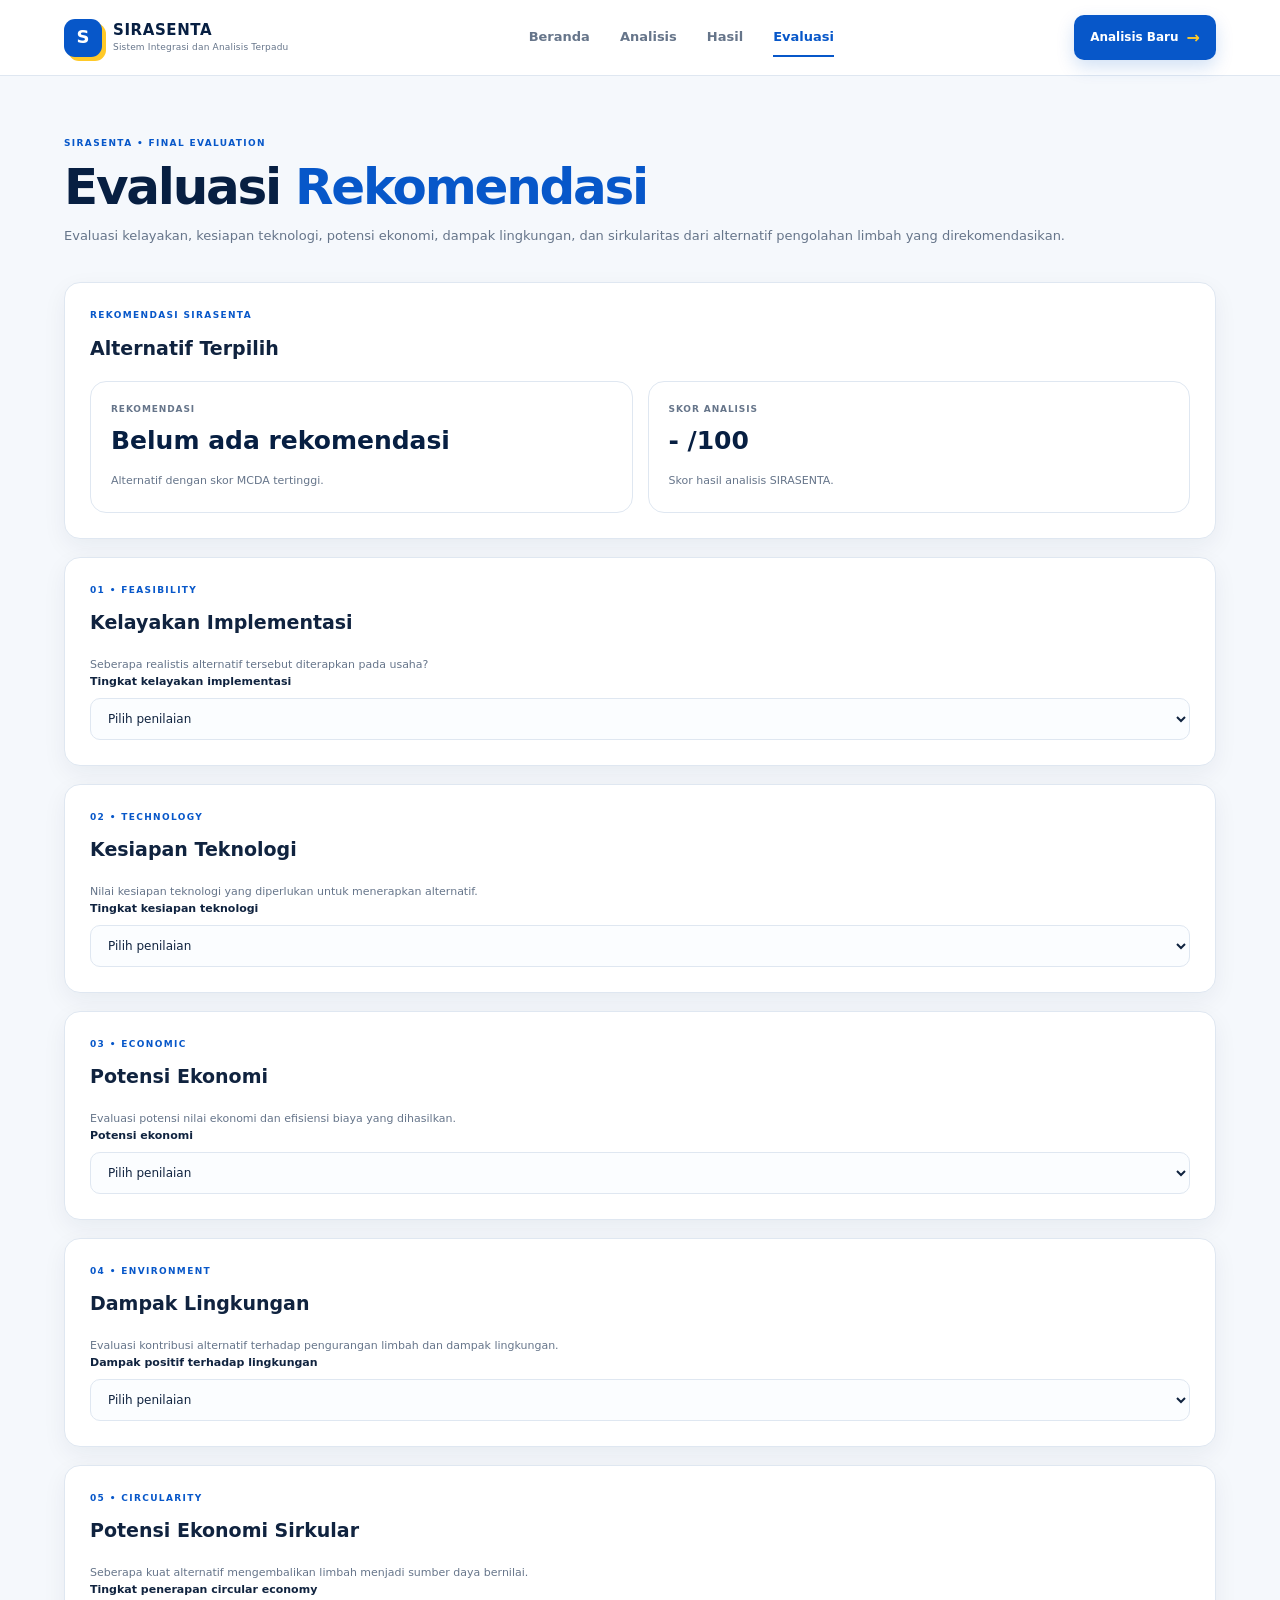
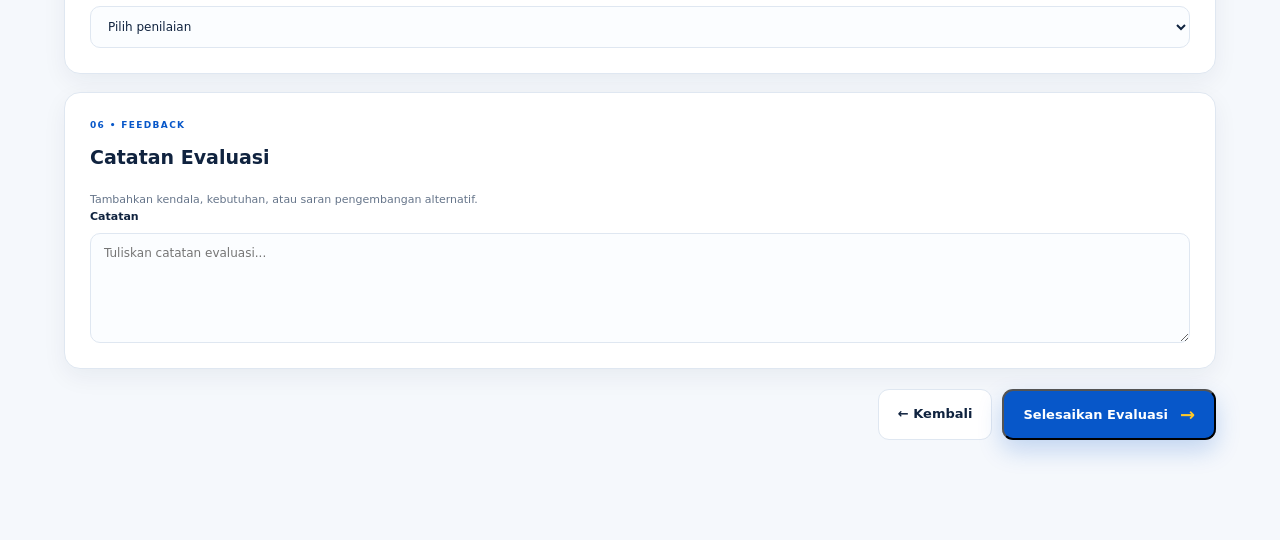
<file: evaluation.html>
<!DOCTYPE html>
<html lang="id">

<head>
    <meta charset="UTF-8">
    <meta name="viewport" content="width=device-width, initial-scale=1.0">

    <title>Evaluasi | SIRASENTA</title>

    <link rel="stylesheet" href="style.css">
</head>

<body>

    <!-- =====================================================
         NAVBAR
    ====================================================== -->

    <header class="navbar">

        <div class="navbar-container">

            <a href="index.html" class="logo">

                <div class="logo-icon">
                    S
                </div>

                <div class="logo-text">

                    <strong>
                        SIRASENTA
                    </strong>

                    <span>
                        Sistem Integrasi dan Analisis Terpadu
                    </span>

                </div>

            </a>


            <nav class="nav-menu">

                <a href="index.html" class="nav-link">
                    Beranda
                </a>

                <a href="analysis.html" class="nav-link">
                    Analisis
                </a>

                <a href="result.html" class="nav-link">
                    Hasil
                </a>

                <a href="evaluation.html" class="nav-link active">
                    Evaluasi
                </a>

            </nav>


            <a href="analysis.html" class="nav-button">

                Analisis Baru

                <span>
                    →
                </span>

            </a>

        </div>

    </header>



    <!-- =====================================================
         MAIN
    ====================================================== -->

    <main class="page">

        <!-- =================================================
             PAGE TITLE
        ================================================== -->

        <section class="page-title">

            <span class="section-label">
                SIRASENTA • FINAL EVALUATION
            </span>

            <h1>
                Evaluasi
                <span style="color: var(--blue);">
                    Rekomendasi
                </span>
            </h1>

            <p>
                Evaluasi kelayakan, kesiapan teknologi,
                potensi ekonomi, dampak lingkungan,
                dan sirkularitas dari alternatif pengolahan
                limbah yang direkomendasikan.
            </p>

        </section>



        <!-- =================================================
             RECOMMENDATION
        ================================================== -->

        <section class="panel">

            <span class="section-label">
                REKOMENDASI SIRASENTA
            </span>

            <h2>
                Alternatif Terpilih
            </h2>

            <div class="grid-2">

                <div class="stat">

                    <span>
                        Rekomendasi
                    </span>

                    <b id="evaluationWinner">
                        Memuat...
                    </b>

                    <small class="muted">
                        Alternatif dengan skor MCDA tertinggi.
                    </small>

                </div>


                <div class="stat">

                    <span>
                        Skor Analisis
                    </span>

                    <b>
                        <span
                            id="evaluationScore"
                            style="
                                display:inline;
                                font-size:25px;
                                color:var(--navy);
                                letter-spacing:normal;
                            "
                        >
                            -
                        </span>
                        /100
                    </b>

                    <small class="muted">
                        Skor hasil analisis SIRASENTA.
                    </small>

                </div>

            </div>

        </section>



        <!-- =================================================
             EVALUATION FORM
        ================================================== -->

        <form id="evaluationForm">


            <!-- =================================================
                 01 — FEASIBILITY
            ================================================== -->

            <section class="panel">

                <span class="section-label">
                    01 • FEASIBILITY
                </span>

                <h2>
                    Kelayakan Implementasi
                </h2>

                <p class="muted">
                    Seberapa realistis alternatif tersebut
                    diterapkan pada usaha?
                </p>

                <div class="form-group">

                    <label for="feasibility">
                        Tingkat kelayakan implementasi
                    </label>

                    <select
                        id="feasibility"
                        name="feasibility"
                        required
                    >

                        <option value="">
                            Pilih penilaian
                        </option>

                        <option value="1">
                            1 — Sangat Tidak Layak
                        </option>

                        <option value="2">
                            2 — Tidak Layak
                        </option>

                        <option value="3">
                            3 — Cukup Layak
                        </option>

                        <option value="4">
                            4 — Layak
                        </option>

                        <option value="5">
                            5 — Sangat Layak
                        </option>

                    </select>

                </div>

            </section>



            <!-- =================================================
                 02 — TECHNOLOGY
            ================================================== -->

            <section class="panel">

                <span class="section-label">
                    02 • TECHNOLOGY
                </span>

                <h2>
                    Kesiapan Teknologi
                </h2>

                <p class="muted">
                    Nilai kesiapan teknologi yang diperlukan
                    untuk menerapkan alternatif.
                </p>

                <div class="form-group">

                    <label for="technologyReadiness">
                        Tingkat kesiapan teknologi
                    </label>

                    <select
                        id="technologyReadiness"
                        name="technologyReadiness"
                        required
                    >

                        <option value="">
                            Pilih penilaian
                        </option>

                        <option value="1">
                            1 — Sangat Tidak Siap
                        </option>

                        <option value="2">
                            2 — Tidak Siap
                        </option>

                        <option value="3">
                            3 — Cukup Siap
                        </option>

                        <option value="4">
                            4 — Siap
                        </option>

                        <option value="5">
                            5 — Sangat Siap
                        </option>

                    </select>

                </div>

            </section>



            <!-- =================================================
                 03 — ECONOMIC
            ================================================== -->

            <section class="panel">

                <span class="section-label">
                    03 • ECONOMIC
                </span>

                <h2>
                    Potensi Ekonomi
                </h2>

                <p class="muted">
                    Evaluasi potensi nilai ekonomi dan
                    efisiensi biaya yang dihasilkan.
                </p>

                <div class="form-group">

                    <label for="economicPotential">
                        Potensi ekonomi
                    </label>

                    <select
                        id="economicPotential"
                        name="economicPotential"
                        required
                    >

                        <option value="">
                            Pilih penilaian
                        </option>

                        <option value="1">
                            1 — Sangat Rendah
                        </option>

                        <option value="2">
                            2 — Rendah
                        </option>

                        <option value="3">
                            3 — Sedang
                        </option>

                        <option value="4">
                            4 — Tinggi
                        </option>

                        <option value="5">
                            5 — Sangat Tinggi
                        </option>

                    </select>

                </div>

            </section>



            <!-- =================================================
                 04 — ENVIRONMENT
            ================================================== -->

            <section class="panel">

                <span class="section-label">
                    04 • ENVIRONMENT
                </span>

                <h2>
                    Dampak Lingkungan
                </h2>

                <p class="muted">
                    Evaluasi kontribusi alternatif terhadap
                    pengurangan limbah dan dampak lingkungan.
                </p>

                <div class="form-group">

                    <label for="environmentalImpact">
                        Dampak positif terhadap lingkungan
                    </label>

                    <select
                        id="environmentalImpact"
                        name="environmentalImpact"
                        required
                    >

                        <option value="">
                            Pilih penilaian
                        </option>

                        <option value="1">
                            1 — Sangat Rendah
                        </option>

                        <option value="2">
                            2 — Rendah
                        </option>

                        <option value="3">
                            3 — Sedang
                        </option>

                        <option value="4">
                            4 — Tinggi
                        </option>

                        <option value="5">
                            5 — Sangat Tinggi
                        </option>

                    </select>

                </div>

            </section>



            <!-- =================================================
                 05 — CIRCULARITY
            ================================================== -->

            <section class="panel">

                <span class="section-label">
                    05 • CIRCULARITY
                </span>

                <h2>
                    Potensi Ekonomi Sirkular
                </h2>

                <p class="muted">
                    Seberapa kuat alternatif mengembalikan
                    limbah menjadi sumber daya bernilai.
                </p>

                <div class="form-group">

                    <label for="circularity">
                        Tingkat penerapan circular economy
                    </label>

                    <select
                        id="circularity"
                        name="circularity"
                        required
                    >

                        <option value="">
                            Pilih penilaian
                        </option>

                        <option value="1">
                            1 — Sangat Rendah
                        </option>

                        <option value="2">
                            2 — Rendah
                        </option>

                        <option value="3">
                            3 — Sedang
                        </option>

                        <option value="4">
                            4 — Tinggi
                        </option>

                        <option value="5">
                            5 — Sangat Tinggi
                        </option>

                    </select>

                </div>

            </section>



            <!-- =================================================
                 06 — FEEDBACK
            ================================================== -->

            <section class="panel">

                <span class="section-label">
                    06 • FEEDBACK
                </span>

                <h2>
                    Catatan Evaluasi
                </h2>

                <p class="muted">
                    Tambahkan kendala, kebutuhan, atau
                    saran pengembangan alternatif.
                </p>

                <div class="form-group">

                    <label for="notes">
                        Catatan
                    </label>

                    <textarea
                        id="notes"
                        name="notes"
                        rows="6"
                        placeholder="Tuliskan catatan evaluasi..."
                    ></textarea>

                </div>

            </section>



            <!-- =================================================
                 SUBMIT
            ================================================== -->

            <div class="form-actions">

                <a
                    href="result.html"
                    class="button button-secondary"
                >
                    ← Kembali
                </a>

                <button
                    type="submit"
                    class="button button-primary"
                >
                    Selesaikan Evaluasi
                    <span class="button-arrow">
                        →
                    </span>
                </button>

            </div>

        </form>



        <!-- =================================================
             FINAL RESULT
        ================================================== -->

        <section
            id="evaluationResult"
            class="panel"
            style="display:none; text-align:center;"
        >

            <div
                style="
                    width:58px;
                    height:58px;
                    margin:0 auto 18px;
                    display:grid;
                    place-items:center;
                    border-radius:50%;
                    background:var(--blue-light);
                    color:var(--blue);
                    font-size:24px;
                    font-weight:800;
                "
            >
                ✓
            </div>

            <span class="section-label">
                EVALUATION COMPLETED
            </span>

            <h2>
                Evaluasi Berhasil Disimpan
            </h2>

            <p
                id="finalMessage"
                class="muted"
                style="
                    max-width:600px;
                    margin:0 auto 25px;
                "
            >
                -
            </p>

            <div class="stat"
                style="
                    max-width:300px;
                    margin:25px auto;
                    background:var(--blue-light);
                "
            >

                <span>
                    Evaluation Score
                </span>

                <b
                    id="finalScore"
                    style="
                        color:var(--blue);
                        font-size:42px;
                    "
                >
                    -
                </b>

                <small class="muted">
                    /100
                </small>

            </div>


            <div class="form-actions"
                style="
                    justify-content:center;
                "
            >

                <a
                    href="result.html"
                    class="button button-secondary"
                >
                    ← Lihat Hasil
                </a>

                <a
                    href="analysis.html"
                    class="button button-primary"
                >
                    Analisis Baru
                    <span class="button-arrow">
                        →
                    </span>
                </a>

            </div>

        </section>

    </main>



    <!-- =====================================================
         SCRIPT
    ====================================================== -->

    <script src="database.js"></script>
    <script src="script.js"></script>


    <script>

        /* =================================================
           LOAD RECOMMENDATION
        ================================================= */

        function loadRecommendation() {

            if (
                typeof getLatestResult !== "function"
            ) {

                document.getElementById(
                    "evaluationWinner"
                ).textContent =
                    "Data tidak tersedia";

                return;

            }


            const result =
                getLatestResult();


            if (
                !result ||
                !result.recommendation
            ) {

                document.getElementById(
                    "evaluationWinner"
                ).textContent =
                    "Belum ada rekomendasi";

                document.getElementById(
                    "evaluationScore"
                ).textContent =
                    "-";

                return;

            }


            document.getElementById(
                "evaluationWinner"
            ).textContent =
                result.recommendation.alternativeName;


            document.getElementById(
                "evaluationScore"
            ).textContent =
                result.recommendation.score;

        }



        /* =================================================
           CALCULATE SCORE
        ================================================= */

        function calculateEvaluationScore(data) {

            const values = [

                Number(data.feasibility),

                Number(data.technologyReadiness),

                Number(data.economicPotential),

                Number(data.environmentalImpact),

                Number(data.circularity)

            ];


            const total =
                values.reduce(
                    (sum, value) =>
                        sum + value,
                    0
                );


            return Math.round(
                (total / 25) * 100
            );

        }



        /* =================================================
           EVALUATION LEVEL
        ================================================= */

        function getEvaluationLevel(score) {

            if (score >= 85) {

                return {

                    title:
                        "Sangat Siap Diterapkan",

                    message:
                        "Alternatif menunjukkan tingkat kesiapan implementasi yang sangat baik."

                };

            }


            if (score >= 70) {

                return {

                    title:
                        "Siap dengan Penyesuaian",

                    message:
                        "Alternatif cukup siap diterapkan, tetapi masih membutuhkan beberapa penyesuaian."

                };

            }


            if (score >= 55) {

                return {

                    title:
                        "Membutuhkan Pengembangan",

                    message:
                        "Alternatif memiliki potensi, tetapi diperlukan pengembangan sebelum implementasi penuh."

                };

            }


            return {

                title:
                    "Belum Siap",

                message:
                    "Alternatif memerlukan evaluasi teknis dan ekonomi lebih lanjut."

            };

        }



        /* =================================================
           SUBMIT
        ================================================= */

        document.getElementById(
            "evaluationForm"
        ).addEventListener(
            "submit",
            function(event) {

                event.preventDefault();


                const formData =
                    new FormData(this);


                const data =
                    Object.fromEntries(
                        formData.entries()
                    );


                const score =
                    calculateEvaluationScore(
                        data
                    );


                const level =
                    getEvaluationLevel(
                        score
                    );


                /*
                 * Simpan evaluasi jika
                 * fungsi tersedia.
                 */

                if (
                    typeof saveEvaluation === "function"
                ) {

                    saveEvaluation({

                        ...data,

                        score,

                        level:
                            level.title

                    });

                } else {

                    /*
                     * Fallback jika fungsi
                     * belum tersedia.
                     */

                    localStorage.setItem(
                        "sirasenta_evaluation",
                        JSON.stringify({

                            ...data,

                            score,

                            level:
                                level.title,

                            timestamp:
                                new Date().toISOString()

                        })
                    );

                }


                /*
                 * Sembunyikan form.
                 */

                this.style.display =
                    "none";


                /*
                 * Tampilkan hasil.
                 */

                const result =
                    document.getElementById(
                        "evaluationResult"
                    );


                result.style.display =
                    "block";


                document.getElementById(
                    "finalScore"
                ).textContent =
                    score;


                document.getElementById(
                    "finalMessage"
                ).textContent =
                    `${level.title}. ${level.message}`;


                /*
                 * Scroll ke hasil.
                 */

                result.scrollIntoView({

                    behavior: "smooth",

                    block: "start"

                });

            }
        );



        /* =================================================
           INITIALIZE
        ================================================= */

        document.addEventListener(
            "DOMContentLoaded",
            loadRecommendation
        );

    </script>

</body>

</html>
</file>
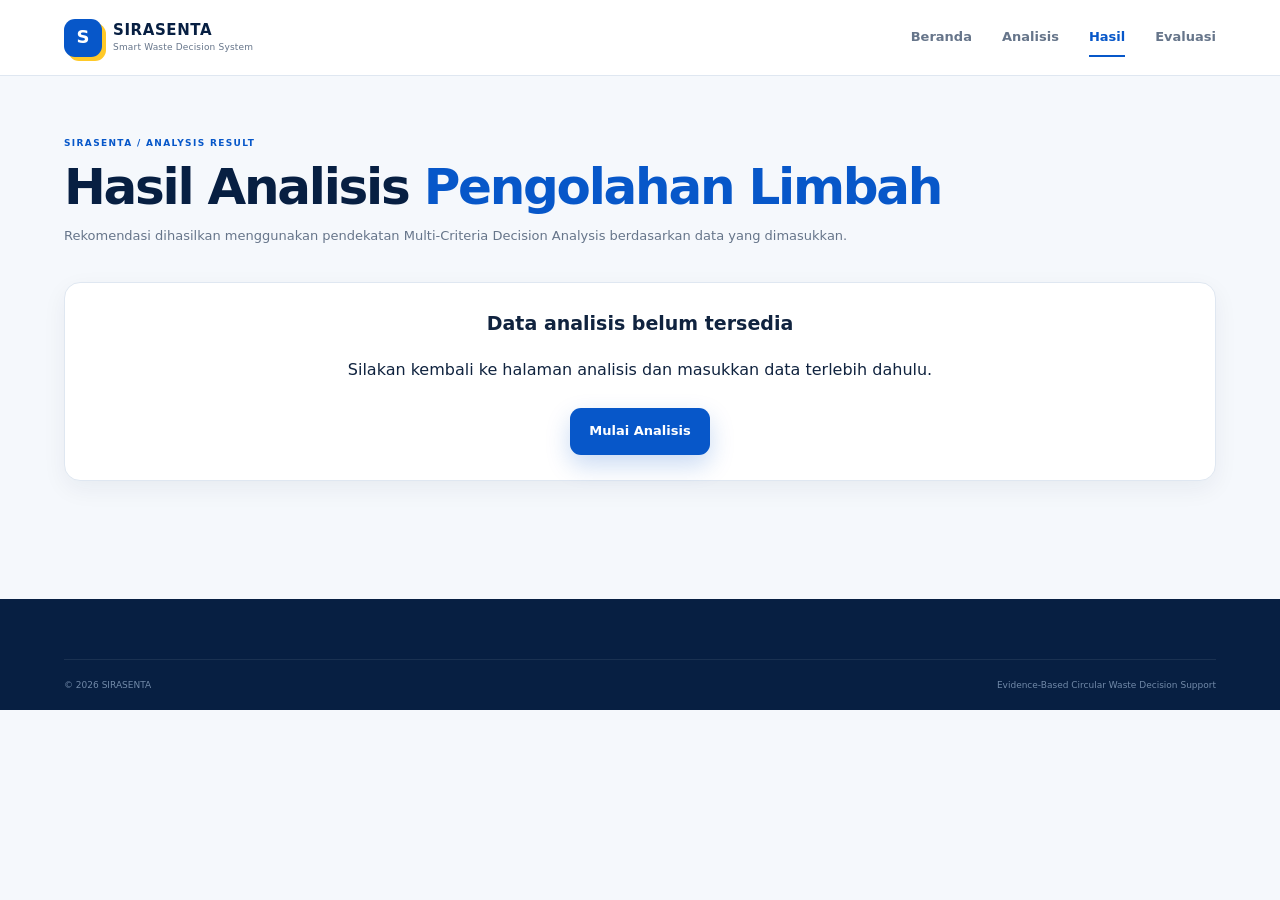
<file: result.html>
<!DOCTYPE html>
<html lang="id">

<head>

    <meta charset="UTF-8">

    <meta name="viewport"
          content="width=device-width, initial-scale=1.0">

    <title>Hasil Analisis | SIRASENTA</title>

    <link rel="stylesheet" href="style.css">

</head>


<body>


<header class="navbar">

    <div class="navbar-container">

        <a href="index.html" class="logo">

            <div class="logo-icon">
                S
            </div>

            <div class="logo-text">

                <strong>
                    SIRASENTA
                </strong>

                <span>
                    Smart Waste Decision System
                </span>

            </div>

        </a>


        <nav class="nav-menu">

            <a href="index.html" class="nav-link">
                Beranda
            </a>

            <a href="analysis.html" class="nav-link">
                Analisis
            </a>

            <a href="result.html" class="nav-link active">
                Hasil
            </a>

            <a href="evaluation.html" class="nav-link">
                Evaluasi
            </a>

        </nav>

    </div>

</header>



<main class="page">


    <!-- HEADER -->

    <section class="page-title">

        <span class="section-label">
            SIRASENTA / ANALYSIS RESULT
        </span>

        <h1>
            Hasil Analisis
            <span style="color:var(--blue)">
                Pengolahan Limbah
            </span>
        </h1>

        <p>
            Rekomendasi dihasilkan menggunakan
            pendekatan Multi-Criteria Decision Analysis
            berdasarkan data yang dimasukkan.
        </p>

    </section>



    <!-- LOADING -->

    <div id="loading"
         class="panel"
         style="text-align:center;">

        <div class="loader"></div>

        <p>
            Memproses hasil analisis...
        </p>

    </div>



    <!-- RESULT -->

    <div id="result"
         style="display:none;">


        <!-- RECOMMENDATION -->

        <section class="panel"
                 style="
                    border-top:5px solid var(--blue);
                    background:linear-gradient(
                        135deg,
                        #ffffff,
                        #f5f9ff
                    );
                 ">

            <span class="section-label">
                REKOMENDASI UTAMA
            </span>


            <div style="
                display:flex;
                justify-content:space-between;
                align-items:center;
                gap:25px;
                flex-wrap:wrap;
            ">

                <div>

                    <h2 id="winnerName"
                        style="
                            font-size:32px;
                            margin:8px 0;
                        ">
                        -
                    </h2>

                    <p id="winnerDescription"
                       class="muted">
                        -
                    </p>

                </div>


                <div style="
                    min-width:150px;
                    padding:20px;
                    border-radius:16px;
                    background:var(--yellow-light);
                    text-align:center;
                ">

                    <span style="
                        display:block;
                        font-size:10px;
                        font-weight:700;
                    ">
                        FINAL SCORE
                    </span>

                    <strong id="winnerScore"
                            style="
                                display:block;
                                font-size:42px;
                                color:var(--blue);
                            ">
                        -
                    </strong>

                    <span>
                        / 100
                    </span>

                </div>

            </div>


            <div style="
                display:grid;
                grid-template-columns:
                    repeat(auto-fit,minmax(150px,1fr));
                gap:12px;
                margin-top:25px;
            ">


                <div class="summary-item">

                    <span>
                        Status
                    </span>

                    <strong id="level">
                        -
                    </strong>

                </div>


                <div class="summary-item">

                    <span>
                        Peringkat
                    </span>

                    <strong>
                        #1
                    </strong>

                </div>


                <div class="summary-item">

                    <span>
                        Confidence
                    </span>

                    <strong id="confidence">
                        -
                    </strong>

                </div>

            </div>

        </section>



        <!-- REASONS -->

        <section class="panel">

            <span class="section-label">
                DECISION INSIGHT
            </span>

            <h2>
                Mengapa alternatif ini dipilih?
            </h2>

            <div id="reasons"
                 class="grid-2">
            </div>

        </section>



        <!-- RANKING -->

        <section class="panel">

            <span class="section-label">
                MCDA RANKING
            </span>

            <h2>
                Peringkat Alternatif
            </h2>

            <div id="ranking">
            </div>

        </section>



        <!-- TABLE -->

        <section class="panel">

            <span class="section-label">
                CRITERIA ANALYSIS
            </span>

            <h2>
                Breakdown Kriteria
            </h2>


            <div style="
                overflow-x:auto;
            ">

                <table class="criteria-table">

                    <thead>

                        <tr>

                            <th>
                                Alternatif
                            </th>

                            <th>
                                Ekonomi
                            </th>

                            <th>
                                Lingkungan
                            </th>

                            <th>
                                Teknis
                            </th>

                            <th>
                                Sirkularitas
                            </th>

                            <th>
                                Sosial
                            </th>

                            <th>
                                Final
                            </th>

                        </tr>

                    </thead>


                    <tbody id="tableBody">
                    </tbody>

                </table>

            </div>

        </section>



        <!-- IMPLEMENTATION -->

        <section class="panel">

            <span class="section-label">
                IMPLEMENTATION
            </span>

            <h2>
                Rekomendasi Implementasi
            </h2>

            <div id="implementation">
            </div>

        </section>



        <!-- RISKS -->

        <section class="panel">

            <span class="section-label">
                RISK ASSESSMENT
            </span>

            <h2>
                Risiko yang Perlu Diperhatikan
            </h2>

            <div id="risks">
            </div>

        </section>



        <!-- INPUT -->

        <section class="panel">

            <span class="section-label">
                INPUT SUMMARY
            </span>

            <h2>
                Data yang Dianalisis
            </h2>

            <div id="inputData"
                 class="grid-2">
            </div>

        </section>



        <!-- ACTION -->

        <section class="panel">

            <div class="form-actions">

                <a href="analysis.html"
                   class="button button-secondary">

                    ← Analisis Ulang

                </a>


                <button
                    onclick="window.print()"
                    class="button button-primary">

                    Cetak Hasil

                </button>


                <a href="evaluation.html"
                   class="button button-primary">

                    Lanjut Evaluasi →

                </a>

            </div>

        </section>


    </div>

</main>



<footer class="footer">

    <div class="footer-bottom">

        <span>
            © 2026 SIRASENTA
        </span>

        <span>
            Evidence-Based Circular Waste Decision Support
        </span>

    </div>

</footer>



<script>

/* =====================================================
   DATABASE
===================================================== */

const alternatives = [

    {
        name:"Pakan Ternak Fermentasi",
        category:"Biokonversi",
        icon:"🐄",

        economic:88,
        environment:94,
        technical:78,
        circularity:97,
        social:89,

        process:[
            "Pemilahan bahan baku",
            "Pengurangan kadar air",
            "Pencacahan",
            "Fermentasi",
            "Pengeringan",
            "Validasi kualitas dan keamanan",
            "Pemanfaatan sebagai pakan"
        ],

        risks:[
            "Kandungan nutrisi harus divalidasi.",
            "Bahan harus bebas dari kontaminan berbahaya.",
            "Kadar air dan penyimpanan perlu dikontrol."
        ]
    },


    {
        name:"Kompos Organik",
        category:"Daur Ulang Organik",
        icon:"🌱",

        economic:75,
        environment:96,
        technical:90,
        circularity:92,
        social:85,

        process:[
            "Pemilahan",
            "Pencacahan",
            "Pencampuran",
            "Dekomposisi",
            "Pematangan"
        ],

        risks:[
            "Membutuhkan area pengomposan.",
            "Kadar air perlu dikontrol."
        ]
    },


    {
        name:"Produksi Biogas",
        category:"Energi Terbarukan",
        icon:"⚡",

        economic:82,
        environment:95,
        technical:70,
        circularity:94,
        social:80,

        process:[
            "Pengumpulan limbah",
            "Pra-pengolahan",
            "Pengisian digester",
            "Anaerobic digestion",
            "Pengumpulan biogas",
            "Pemanfaatan energi"
        ],

        risks:[
            "Investasi awal relatif tinggi.",
            "Membutuhkan instalasi digester.",
            "Parameter proses harus dikontrol."
        ]
    },


    {
        name:"Briket Biomassa",
        category:"Energi Biomassa",
        icon:"🔥",

        economic:80,
        environment:84,
        technical:78,
        circularity:87,
        social:81,

        process:[
            "Pemilahan biomassa",
            "Pengeringan",
            "Penghalusan",
            "Pencampuran",
            "Pencetakan"
        ],

        risks:[
            "Kadar air harus dikontrol.",
            "Membutuhkan mesin pencetak."
        ]
    },


    {
        name:"Pupuk Organik Cair",
        category:"Bioproses",
        icon:"💧",

        economic:83,
        environment:90,
        technical:84,
        circularity:91,
        social:87,

        process:[
            "Pemisahan bahan",
            "Pencacahan",
            "Pencampuran",
            "Fermentasi",
            "Penyaringan",
            "Pengujian kualitas"
        ],

        risks:[
            "Kualitas dipengaruhi kondisi fermentasi.",
            "Pengendalian bau diperlukan."
        ]
    }

];



/* =====================================================
   AMBIL DATA INPUT
===================================================== */

function getInput(){

    let raw =
        localStorage.getItem(
            "sirasentaAnalysis"
        );

    if(!raw){

        raw =
            localStorage.getItem(
                "sirasenta_input"
            );

    }

    if(!raw){

        raw =
            localStorage.getItem(
                "sirasenta_result"
            );

    }

    if(!raw){

        return null;

    }

    try{

        const data =
            JSON.parse(raw);

        /*
         * Jika yang ditemukan adalah
         * object hasil lengkap
         */

        if(data.input){

            return data.input;

        }

        return data;

    }catch(error){

        console.error(error);

        return null;

    }

}



/* =====================================================
   HITUNG MCDA
===================================================== */

function calculate(){

    const input =
        getInput();


    if(!input){

        return null;

    }


    const weights = {

        economic:
            Number(input.weightEconomic || 25),

        environment:
            Number(input.weightEnvironment || 25),

        technical:
            Number(input.weightTechnical || 20),

        circularity:
            Number(input.weightCircularity || 20),

        social:
            Number(input.weightSocial || 10)

    };


    const total =
        weights.economic +
        weights.environment +
        weights.technical +
        weights.circularity +
        weights.social;


    if(total !== 100){

        console.warn(
            "Bobot tidak berjumlah 100."
        );

    }


    const ranking =
        alternatives.map(
            alt => {

                const score = {

                    economic:
                        alt.economic,

                    environment:
                        alt.environment,

                    technical:
                        alt.technical,

                    circularity:
                        alt.circularity,

                    social:
                        alt.social

                };


                /* AMPAS TAHU */

                if(
                    input.wasteType ===
                    "ampas-tahu"
                ){

                    if(
                        alt.name ===
                        "Pakan Ternak Fermentasi"
                    ){

                        score.economic += 5;
                        score.circularity += 5;

                    }

                }


                /* ORGANIK TINGGI */

                if(
                    input.organicContent ===
                    "tinggi"
                ){

                    if(
                        alt.name ===
                        "Pakan Ternak Fermentasi"
                    ){

                        score.circularity += 3;

                    }

                    if(
                        alt.name ===
                        "Produksi Biogas"
                    ){

                        score.environment += 3;

                    }

                }


                /* AIR TINGGI */

                if(
                    input.moisture ===
                    "tinggi"
                ){

                    if(
                        alt.name ===
                        "Briket Biomassa"
                    ){

                        score.technical -= 10;

                    }

                    if(
                        alt.name ===
                        "Produksi Biogas"
                    ){

                        score.technical += 4;

                    }

                }


                /* INVESTASI RENDAH */

                if(
                    input.budget ===
                    "rendah"
                ){

                    if(
                        alt.name ===
                        "Produksi Biogas"
                    ){

                        score.economic -= 15;
                        score.technical -= 10;

                    }

                }


                /* TEKNOLOGI RENDAH */

                if(
                    input.technology ===
                    "rendah"
                ){

                    if(
                        alt.name ===
                        "Produksi Biogas"
                    ){

                        score.technical -= 15;

                    }

                }


                /* KONTAMINASI */

                if(
                    input.wasteCondition ===
                    "terkontaminasi"
                ){

                    if(
                        alt.name ===
                        "Pakan Ternak Fermentasi"
                    ){

                        score.technical -= 20;

                    }

                }


                Object.keys(score)
                    .forEach(
                        key => {

                            score[key] =
                                Math.max(
                                    0,
                                    Math.min(
                                        100,
                                        score[key]
                                    )
                                );

                        }
                    );


                const finalScore =

                    (

                        score.economic *
                        weights.economic

                        +

                        score.environment *
                        weights.environment

                        +

                        score.technical *
                        weights.technical

                        +

                        score.circularity *
                        weights.circularity

                        +

                        score.social *
                        weights.social

                    ) / 100;


                return {

                    ...alt,

                    adjusted:
                        score,

                    final:
                        Number(
                            finalScore.toFixed(1)
                        )

                };

            }
        );


    ranking.sort(
        (a,b) =>
            b.final-a.final
    );


    ranking.forEach(
        (item,index) => {

            item.rank =
                index + 1;

        }
    );


    return {

        input,

        ranking

    };

}



/* =====================================================
   FORMAT LABEL
===================================================== */

function label(value){

    const labels = {

        "ampas-tahu":
            "Ampas Tahu",

        "air-limbah-tahu":
            "Air Limbah Tahu",

        "kulit-kedelai":
            "Kulit Kedelai",

        "campuran":
            "Campuran",

        "tahu":
            "Produksi Tahu",

        "tempe":
            "Produksi Tempe",

        "tahu-tempe":
            "Tahu & Tempe",

        "rendah":
            "Rendah",

        "sedang":
            "Sedang",

        "tinggi":
            "Tinggi",

        "kecil":
            "Kecil",

        "menengah":
            "Menengah",

        "besar":
            "Besar"

    };

    return labels[value] || value || "-";

}



/* =====================================================
   RENDER
===================================================== */

function render(){

    const data =
        calculate();


    if(!data){

        document.getElementById(
            "loading"
        ).innerHTML = `

            <h2>
                Data analisis belum tersedia
            </h2>

            <p>
                Silakan kembali ke halaman
                analisis dan masukkan data terlebih dahulu.
            </p>

            <br>

            <a href="analysis.html"
               class="button button-primary">

                Mulai Analisis

            </a>

        `;

        return;

    }


    const winner =
        data.ranking[0];

    const second =
        data.ranking[1];


    /* =====================================
       CONFIDENCE
    ===================================== */

    let confidence =
        75 +
        (winner.final -
        second.final);


    confidence =
        Math.max(
            70,
            Math.min(
                98,
                Math.round(confidence)
            )
        );


    let level =
        "Cukup Direkomendasikan";


    if(
        winner.final >= 85
    ){

        level =
            "Sangat Direkomendasikan";

    }

    else if(
        winner.final >= 75
    ){

        level =
            "Direkomendasikan";

    }


    /* =====================================
       WINNER
    ===================================== */

    document.getElementById(
        "winnerName"
    ).textContent =
        winner.name;


    document.getElementById(
        "winnerScore"
    ).textContent =
        winner.final;


    document.getElementById(
        "winnerDescription"
    ).textContent =

        `${winner.name} memperoleh skor tertinggi berdasarkan pembobotan lima kriteria MCDA: ekonomi, lingkungan, teknis, sirkularitas, dan sosial.`;


    document.getElementById(
        "level"
    ).textContent =
        level;


    document.getElementById(
        "confidence"
    ).textContent =
        confidence + "%";



    /* =====================================
       REASONS
    ===================================== */

    const criteria = {

        economic:
            "Efisiensi Ekonomi",

        environment:
            "Dampak Lingkungan",

        technical:
            "Kelayakan Teknis",

        circularity:
            "Potensi Sirkularitas",

        social:
            "Dampak Sosial"

    };


    const reasons =
        document.getElementById(
            "reasons"
        );


    reasons.innerHTML = "";


    Object.entries(
        winner.adjusted
    )
    .sort(
        (a,b) =>
            b[1]-a[1]
    )
    .slice(0,3)
    .forEach(
        item => {

            reasons.innerHTML += `

                <div class="panel"
                     style="
                        margin:0;
                        background:#f7faff;
                     ">

                    <span class="section-label">
                        CRITERIA
                    </span>

                    <h3>
                        ${criteria[item[0]]}
                    </h3>

                    <strong style="
                        font-size:28px;
                        color:var(--blue);
                    ">
                        ${item[1]}/100
                    </strong>

                    <p class="muted">
                        Kinerja kriteria ini menjadi
                        salah satu faktor pendukung
                        posisi alternatif.
                    </p>

                </div>

            `;

        }
    );



    /* =====================================
       RANKING
    ===================================== */

    const ranking =
        document.getElementById(
            "ranking"
        );


    ranking.innerHTML = "";


    data.ranking.forEach(
        item => {

            ranking.innerHTML += `

                <div style="
                    display:grid;
                    grid-template-columns:
                    45px 45px 1fr 100px;
                    align-items:center;
                    gap:15px;
                    padding:18px 0;
                    border-bottom:1px solid #e8edf4;
                ">

                    <strong>
                        #${item.rank}
                    </strong>

                    <span style="
                        font-size:25px;
                    ">
                        ${item.icon}
                    </span>

                    <div>

                        <strong>
                            ${item.name}
                        </strong>

                        <span class="muted"
                              style="
                                display:block;
                                font-size:11px;
                              ">
                            ${item.category}
                        </span>

                        <div style="
                            margin-top:8px;
                            height:7px;
                            background:#e9eef5;
                            border-radius:10px;
                            overflow:hidden;
                        ">

                            <div style="
                                width:${item.final}%;
                                height:100%;
                                background:
                                linear-gradient(
                                    90deg,
                                    var(--blue),
                                    var(--yellow)
                                );
                            "></div>

                        </div>

                    </div>

                    <strong style="
                        font-size:20px;
                        color:var(--blue);
                    ">
                        ${item.final}
                    </strong>

                </div>

            `;

        }
    );



    /* =====================================
       TABLE
    ===================================== */

    const table =
        document.getElementById(
            "tableBody"
        );


    table.innerHTML = "";


    data.ranking.forEach(
        item => {

            table.innerHTML += `

                <tr>

                    <td>
                        <strong>
                            ${item.name}
                        </strong>
                    </td>

                    <td>
                        ${item.adjusted.economic}
                    </td>

                    <td>
                        ${item.adjusted.environment}
                    </td>

                    <td>
                        ${item.adjusted.technical}
                    </td>

                    <td>
                        ${item.adjusted.circularity}
                    </td>

                    <td>
                        ${item.adjusted.social}
                    </td>

                    <td>
                        <strong>
                            ${item.final}
                        </strong>
                    </td>

                </tr>

            `;

        }
    );



    /* =====================================
       IMPLEMENTATION
    ===================================== */

    const implementation =
        document.getElementById(
            "implementation"
        );


    implementation.innerHTML =

        winner.process
        .map(
            (step,index) => `

                <div style="
                    display:flex;
                    gap:15px;
                    margin-bottom:18px;
                ">

                    <div style="
                        width:35px;
                        height:35px;
                        flex-shrink:0;
                        display:grid;
                        place-items:center;
                        border-radius:50%;
                        background:var(--blue);
                        color:white;
                        font-weight:800;
                    ">
                        ${index+1}
                    </div>

                    <div>

                        <strong>
                            ${step}
                        </strong>

                        <p class="muted">
                            Tahap implementasi
                            ${index+1}.
                        </p>

                    </div>

                </div>

            `
        )
        .join("");



    /* =====================================
       RISKS
    ===================================== */

    const risks =
        document.getElementById(
            "risks"
        );


    risks.innerHTML =

        winner.risks
        .map(
            risk => `

                <div style="
                    padding:15px;
                    margin-bottom:10px;
                    border-radius:10px;
                    background:#fff9df;
                    border:1px solid #f3df8b;
                ">

                    ⚠️ ${risk}

                </div>

            `
        )
        .join("");



    /* =====================================
       INPUT SUMMARY
    ===================================== */

    const inputData =
        document.getElementById(
            "inputData"
        );


    const input =
        data.input;


    const summary = [

        [
            "Nama Usaha",
            input.businessName
        ],

        [
            "Jenis Usaha",
            label(input.businessType)
        ],

        [
            "Skala",
            label(input.businessScale)
        ],

        [
            "Jenis Limbah",
            label(input.wasteType)
        ],

        [
            "Volume Limbah",
            `${input.wasteVolume || "-"} ${input.wasteUnit || ""}`
        ],

        [
            "Kadar Air",
            label(input.moisture)
        ],

        [
            "Kandungan Organik",
            label(input.organicContent)
        ],

        [
            "Kondisi Limbah",
            label(input.wasteCondition)
        ],

        [
            "Lahan",
            label(input.landAvailability)
        ],

        [
            "Investasi",
            label(input.budget)
        ],

        [
            "Teknologi",
            label(input.technology)
        ]

    ];


    inputData.innerHTML = "";


    summary.forEach(
        item => {

            inputData.innerHTML += `

                <div class="summary-item">

                    <span>
                        ${item[0]}
                    </span>

                    <strong>
                        ${item[1] || "-"}
                    </strong>

                </div>

            `;

        }
    );



    /* =====================================
       SIMPAN HASIL
    ===================================== */

    localStorage.setItem(

        "sirasenta_result",

        JSON.stringify({

            input:data.input,

            ranking:data.ranking,

            recommendation:{

                alternativeName:
                    winner.name,

                score:
                    winner.final,

                rank:1,

                level:level

            },

            confidence:confidence

        })

    );


    /* =====================================
       SHOW
    ===================================== */

    document.getElementById(
        "loading"
    ).style.display =
        "none";


    document.getElementById(
        "result"
    ).style.display =
        "block";

}


document.addEventListener(
    "DOMContentLoaded",
    render
);

</script>


</body>

</html>
</file>
<file: style.css>
/* =========================================================
   SIRASENTA
   Global Style
   Color: Blue + Yellow
========================================================= */

:root {
    --blue: #0757c9;
    --blue-dark: #063b88;
    --blue-light: #eaf3ff;

    --yellow: #ffc928;
    --yellow-light: #fff7d6;

    --navy: #071f42;

    --white: #ffffff;
    --background: #f5f8fc;

    --text: #10233f;
    --text-soft: #66758a;

    --border: #dfe7f1;

    --shadow-sm:
        0 8px 24px rgba(7, 31, 66, 0.06);

    --shadow:
        0 20px 55px rgba(7, 31, 66, 0.10);

    --radius-sm: 10px;
    --radius: 16px;
    --radius-lg: 24px;
}


/* =========================================================
   RESET
========================================================= */

* {
    margin: 0;
    padding: 0;
    box-sizing: border-box;
}

html {
    scroll-behavior: smooth;
}

body {
    font-family:
        "Inter",
        system-ui,
        -apple-system,
        BlinkMacSystemFont,
        "Segoe UI",
        sans-serif;

    background: var(--background);
    color: var(--text);
    line-height: 1.6;
    overflow-x: hidden;
}

a {
    text-decoration: none;
    color: inherit;
}

button,
input,
select,
textarea {
    font-family: inherit;
}

button {
    cursor: pointer;
}

img {
    max-width: 100%;
    display: block;
}


/* =========================================================
   NAVBAR
========================================================= */

.navbar {
    width: 100%;
    height: 76px;

    background: rgba(255, 255, 255, 0.94);
    backdrop-filter: blur(14px);

    border-bottom: 1px solid var(--border);

    position: sticky;
    top: 0;
    z-index: 100;
}

.navbar-container {
    width: min(1180px, 90%);
    height: 100%;
    margin: auto;

    display: flex;
    align-items: center;
    justify-content: space-between;

    gap: 30px;
}


/* =========================================================
   LOGO
========================================================= */

.logo {
    display: flex;
    align-items: center;
    gap: 11px;
    flex-shrink: 0;
}

.logo-icon {
    width: 38px;
    height: 38px;

    border-radius: 11px;

    display: grid;
    place-items: center;

    background: var(--blue);
    color: white;

    font-weight: 800;
    font-size: 18px;

    position: relative;

    box-shadow:
        4px 4px 0 var(--yellow);
}

.logo-text {
    display: flex;
    flex-direction: column;
    line-height: 1.15;
}

.logo-text strong {
    font-size: 15px;
    letter-spacing: 0.04em;
    color: var(--navy);
}

.logo-text span {
    font-size: 9px;
    color: var(--text-soft);
    margin-top: 3px;
    letter-spacing: 0.02em;
}


/* =========================================================
   NAVIGATION
========================================================= */

.nav-menu {
    display: flex;
    align-items: center;
    gap: 30px;
}

.nav-link {
    font-size: 13px;
    font-weight: 600;
    color: var(--text-soft);

    position: relative;
    padding: 27px 0;
}

.nav-link::after {
    content: "";

    position: absolute;

    left: 0;
    bottom: 18px;

    width: 0;
    height: 2px;

    background: var(--blue);

    transition: 0.25s;
}

.nav-link:hover,
.nav-link.active {
    color: var(--blue);
}

.nav-link:hover::after,
.nav-link.active::after {
    width: 100%;
}


/* =========================================================
   NAV BUTTON
========================================================= */

.nav-button {
    display: inline-flex;
    align-items: center;

    gap: 8px;

    background: var(--blue);
    color: white;

    padding: 10px 16px;

    border-radius: 10px;

    font-size: 12px;
    font-weight: 700;

    transition: 0.25s;

    box-shadow:
        0 7px 18px rgba(7, 87, 201, 0.18);
}

.nav-button:hover {
    background: var(--blue-dark);
    transform: translateY(-2px);
}

.nav-button span {
    color: var(--yellow);
    font-size: 16px;
}


/* =========================================================
   HERO
========================================================= */

.hero {
    position: relative;
    overflow: hidden;

    background:
        radial-gradient(
            circle at 10% 20%,
            rgba(7, 87, 201, 0.08),
            transparent 30%
        ),

        radial-gradient(
            circle at 90% 70%,
            rgba(255, 201, 40, 0.10),
            transparent 30%
        );
}

.hero-container {
    width: min(1180px, 90%);

    min-height: 690px;

    margin: auto;

    display: grid;

    grid-template-columns:
        minmax(0, 1fr)
        minmax(420px, 0.85fr);

    gap: 70px;

    align-items: center;

    padding: 80px 0;
}


/* =========================================================
   HERO CONTENT
========================================================= */

.hero-content {
    position: relative;
    z-index: 2;
}

.hero-badge {
    display: inline-flex;
    align-items: center;

    gap: 8px;

    padding: 7px 11px;

    border-radius: 30px;

    background: var(--blue-light);
    color: var(--blue);

    font-size: 9px;
    font-weight: 800;

    letter-spacing: 0.12em;

    margin-bottom: 20px;
}

.badge-dot {
    width: 6px;
    height: 6px;

    border-radius: 50%;

    background: var(--yellow);
}

.hero h1 {
    max-width: 680px;

    font-size:
        clamp(45px, 5.5vw, 72px);

    line-height: 1.03;

    letter-spacing: -0.055em;

    font-weight: 800;

    color: var(--navy);

    margin-bottom: 25px;
}

.hero h1 span {
    color: var(--blue);
    display: block;
}

.hero-description {
    max-width: 610px;

    color: var(--text-soft);

    font-size: 15px;
    line-height: 1.8;

    margin-bottom: 28px;
}


/* =========================================================
   BUTTONS
========================================================= */

.hero-actions {
    display: flex;
    align-items: center;

    gap: 12px;

    flex-wrap: wrap;
}

.button {
    display: inline-flex;

    align-items: center;
    justify-content: center;

    gap: 12px;

    padding: 13px 19px;

    border-radius: 11px;

    font-size: 13px;
    font-weight: 700;

    transition:
        transform 0.25s,
        box-shadow 0.25s,
        background 0.25s;
}

.button-primary {
    background: var(--blue);
    color: white;

    box-shadow:
        0 10px 24px rgba(7, 87, 201, 0.22);
}

.button-primary:hover {
    transform: translateY(-2px);

    background: var(--blue-dark);

    box-shadow:
        0 14px 30px rgba(7, 87, 201, 0.27);
}

.button-secondary {
    background: white;
    color: var(--text);

    border: 1px solid var(--border);
}

.button-secondary:hover {
    border-color: var(--blue);
    color: var(--blue);
}

.button-arrow {
    font-size: 18px;
    color: var(--yellow);
}


/* =========================================================
   HERO TRUST
========================================================= */

.hero-trust {
    display: flex;
    align-items: center;

    gap: 20px;

    margin-top: 45px;
}

.trust-item {
    display: flex;
    flex-direction: column;
}

.trust-item strong {
    font-size: 13px;
    color: var(--navy);
}

.trust-item span {
    font-size: 10px;
    color: var(--text-soft);
}

.trust-divider {
    width: 1px;
    height: 28px;

    background: var(--border);
}


/* =========================================================
   HERO VISUAL
========================================================= */

.hero-visual {
    position: relative;

    min-height: 500px;

    display: flex;
    align-items: center;
    justify-content: center;
}

.visual-glow {
    position: absolute;

    width: 380px;
    height: 380px;

    border-radius: 50%;

    background:
        radial-gradient(
            circle,
            rgba(7, 87, 201, 0.13),
            rgba(255, 201, 40, 0.06),
            transparent 70%
        );

    filter: blur(10px);
}


/* =========================================================
   DASHBOARD CARD
========================================================= */

.dashboard-card {
    position: relative;
    z-index: 2;

    width: min(420px, 100%);

    background: var(--navy);
    color: white;

    border-radius: 25px;

    padding: 27px;

    box-shadow:
        0 30px 70px rgba(7, 31, 66, 0.22);

    overflow: hidden;
}

.dashboard-card::before {
    content: "";

    position: absolute;

    width: 190px;
    height: 190px;

    border-radius: 50%;

    background: rgba(255, 201, 40, 0.08);

    right: -90px;
    top: -90px;
}

.dashboard-header {
    display: flex;

    align-items: flex-start;
    justify-content: space-between;

    position: relative;
    z-index: 2;
}

.dashboard-label {
    display: block;

    font-size: 8px;

    letter-spacing: 0.16em;

    font-weight: 800;

    color: #9eb9dd;

    margin-bottom: 4px;
}

.dashboard-header h3 {
    font-size: 20px;
    font-weight: 700;
}

.status-indicator {
    display: flex;

    align-items: center;

    gap: 5px;

    font-size: 8px;
    font-weight: 800;

    color: #8fb5e6;
}

.status-indicator span {
    width: 6px;
    height: 6px;

    background: #5ee68b;

    border-radius: 50%;

    box-shadow:
        0 0 8px rgba(94, 230, 139, 0.7);
}


/* =========================================================
   SCORE
========================================================= */

.decision-score {
    display: flex;
    align-items: center;

    gap: 25px;

    margin: 30px 0;
}

.score-circle {
    width: 125px;
    height: 125px;

    flex-shrink: 0;

    border-radius: 50%;

    display: grid;
    place-items: center;

    background:
        conic-gradient(
            var(--yellow) 0deg 313deg,
            rgba(255,255,255,0.10) 313deg 360deg
        );
}

.score-inner {
    width: 98px;
    height: 98px;

    border-radius: 50%;

    background: var(--navy);

    display: flex;
    align-items: center;
    justify-content: center;
}

.score-inner strong {
    font-size: 30px;
    color: white;
}

.score-inner span {
    font-size: 10px;
    color: #9eb9dd;
    margin-top: 12px;
}

.score-info {
    display: flex;
    flex-direction: column;
}

.score-info span {
    font-size: 8px;

    color: #9eb9dd;

    font-weight: 800;

    letter-spacing: 0.1em;
}

.score-info strong {
    font-size: 20px;

    color: var(--yellow);

    margin: 4px 0;
}

.score-info small {
    color: #9eb9dd;
    font-size: 9px;
}


/* =========================================================
   DASHBOARD METRICS
========================================================= */

.dashboard-metrics {
    display: grid;

    grid-template-columns:
        repeat(3, 1fr);

    gap: 8px;

    margin-bottom: 20px;
}

.metric {
    display: flex;

    align-items: center;

    gap: 8px;

    padding: 10px;

    border-radius: 11px;

    background:
        rgba(255, 255, 255, 0.06);
}

.metric-icon {
    width: 27px;
    height: 27px;

    border-radius: 8px;

    display: grid;
    place-items: center;

    font-size: 12px;
}

.metric-icon.blue {
    background: rgba(72, 147, 255, 0.15);
    color: #6ca8ff;
}

.metric-icon.yellow {
    background: rgba(255, 201, 40, 0.15);
    color: var(--yellow);
}

.metric span {
    display: block;

    font-size: 8px;
    color: #9eb9dd;
}

.metric strong {
    font-size: 14px;
    color: white;
}


/* =========================================================
   ALTERNATIVE LIST
========================================================= */

.alternative-list {
    border-top:
        1px solid rgba(255,255,255,0.10);

    padding-top: 17px;
}

.alternative-title {
    display: flex;
    justify-content: space-between;

    margin-bottom: 12px;
}

.alternative-title span {
    font-size: 10px;
    font-weight: 700;
}

.alternative-title small {
    color: #9eb9dd;
    font-size: 8px;
}

.alternative {
    display: grid;

    grid-template-columns:
        28px
        1fr
        35px;

    align-items: center;

    gap: 10px;

    padding: 7px 0;
}

.alternative-number {
    color: #8299b8;

    font-size: 9px;
    font-weight: 800;
}

.alternative-name strong {
    display: block;

    font-size: 10px;
    font-weight: 600;
}

.alternative-score {
    font-size: 11px;

    text-align: right;

    color: var(--yellow);
}

.progress {
    width: 100%;
    height: 4px;

    margin-top: 5px;

    background:
        rgba(255,255,255,0.09);

    border-radius: 10px;

    overflow: hidden;
}

.progress span {
    display: block;

    height: 100%;

    border-radius: 10px;

    background:
        linear-gradient(
            90deg,
            var(--blue),
            #4893ff
        );
}


/* =========================================================
   FLOATING CARDS
========================================================= */

.floating-card {
    position: absolute;
    z-index: 4;

    display: flex;
    align-items: center;

    gap: 9px;

    background: white;

    padding: 10px 13px;

    border-radius: 12px;

    box-shadow: var(--shadow);

    min-width: 170px;
}

.floating-card-top {
    top: 55px;
    left: -25px;
}

.floating-card-bottom {
    right: -20px;
    bottom: 48px;
}

.floating-icon {
    width: 28px;
    height: 28px;

    border-radius: 8px;

    display: grid;
    place-items: center;

    background: var(--blue-light);

    color: var(--blue);

    font-size: 12px;
    font-weight: 800;
}

.yellow-icon {
    background: var(--yellow-light);
    color: #b58a00;
}

.floating-card div:last-child {
    display: flex;
    flex-direction: column;
}

.floating-card strong {
    font-size: 9px;
    color: var(--navy);
}

.floating-card span {
    font-size: 8px;
    color: var(--text-soft);
}


/* =========================================================
   GENERAL SECTION
========================================================= */

.section-container {
    width: min(1180px, 90%);
    margin: auto;
}

.section-heading {
    max-width: 720px;
    margin-bottom: 45px;
}

.section-heading.center {
    margin-left: auto;
    margin-right: auto;
    text-align: center;
}

.section-label {
    display: block;

    color: var(--blue);

    font-size: 9px;
    font-weight: 800;

    letter-spacing: 0.15em;

    margin-bottom: 10px;
}

.section-heading h2 {
    font-size:
        clamp(30px, 4vw, 46px);

    line-height: 1.1;

    letter-spacing: -0.045em;

    color: var(--navy);

    margin-bottom: 15px;
}

.section-heading h2 span {
    color: var(--blue);
}

.section-heading p {
    color: var(--text-soft);

    font-size: 14px;

    line-height: 1.8;
}


/* =========================================================
   ABOUT
========================================================= */

.about-section {
    padding: 100px 0;
    background: white;
}

.about-grid {
    display: grid;

    grid-template-columns:
        repeat(3, 1fr);

    gap: 18px;
}

.about-card {
    padding: 30px;

    border:
        1px solid var(--border);

    border-radius: var(--radius);

    position: relative;

    background: white;

    transition: 0.25s;
}

.about-card:hover {
    transform: translateY(-5px);

    box-shadow: var(--shadow);
}

.about-card.featured {
    background: var(--navy);

    border-color: var(--navy);

    color: white;
}

.about-number {
    position: absolute;

    top: 20px;
    right: 22px;

    color: #b8c4d4;

    font-size: 10px;
    font-weight: 800;
}

.featured .about-number {
    color: #557197;
}

.about-icon {
    width: 45px;
    height: 45px;

    border-radius: 12px;

    display: grid;
    place-items: center;

    background: var(--blue-light);

    color: var(--blue);

    font-size: 19px;

    margin-bottom: 25px;
}

.featured .about-icon {
    background:
        rgba(255,255,255,0.08);

    color: var(--yellow);
}

.about-card h3 {
    font-size: 18px;
    margin-bottom: 10px;
}

.about-card p {
    font-size: 12px;

    color: var(--text-soft);

    line-height: 1.8;
}

.featured p {
    color: #aebfd6;
}


/* =========================================================
   WORKFLOW
========================================================= */

.workflow-section {
    padding: 110px 0;
    background: var(--background);
}

.workflow {
    display: grid;

    grid-template-columns:
        repeat(4, 1fr);

    gap: 15px;

    position: relative;
}

.workflow-line {
    position: absolute;

    top: 25px;

    left: 7%;
    right: 7%;

    height: 1px;

    background:
        linear-gradient(
            90deg,
            var(--blue),
            var(--yellow)
        );

    opacity: 0.3;
}

.workflow-item {
    position: relative;
    z-index: 2;
}

.workflow-number {
    width: 50px;
    height: 50px;

    border-radius: 50%;

    display: grid;
    place-items: center;

    background: var(--blue);

    color: white;

    border: 5px solid var(--background);

    font-size: 11px;
    font-weight: 800;

    margin-bottom: 20px;
}

.workflow-number.yellow {
    background: var(--yellow);
    color: var(--navy);
}

.workflow-card {
    background: white;

    border:
        1px solid var(--border);

    border-radius: var(--radius);

    padding: 23px;

    min-height: 190px;

    box-shadow: var(--shadow-sm);
}

.workflow-card > span {
    color: var(--blue);

    font-size: 8px;
    font-weight: 800;

    letter-spacing: 0.12em;
}

.workflow-card h3 {
    font-size: 16px;
    margin: 7px 0;
}

.workflow-card p {
    font-size: 11px;
    line-height: 1.8;
}


/* =========================================================
   FEATURES
========================================================= */

.features-section {
    padding: 100px 0;
    background: white;
}

.feature-grid {
    display: grid;

    grid-template-columns:
        repeat(3, 1fr);

    gap: 15px;
}

.feature-card {
    min-height: 250px;

    border:
        1px solid var(--border);

    border-radius: var(--radius);

    padding: 27px;

    transition: 0.25s;

    display: flex;
    flex-direction: column;
}

.feature-card:hover {
    transform: translateY(-4px);

    box-shadow: var(--shadow);
}

.feature-card.large {
    grid-column: span 2;
}

.feature-card.dark {
    background: var(--navy);

    color: white;

    border-color: var(--navy);

    flex-direction: row;

    justify-content: space-between;

    align-items: flex-end;
}

.feature-icon {
    width: 42px;
    height: 42px;

    border-radius: 11px;

    display: grid;
    place-items: center;

    background: var(--blue-light);

    color: var(--blue);

    font-size: 18px;

    margin-bottom: 20px;
}

.feature-icon.yellow {
    background: var(--yellow-light);
    color: #b28a00;
}

.feature-icon.white {
    background:
        rgba(255,255,255,0.08);

    color: var(--yellow);
}

.feature-tag {
    color: var(--blue);

    font-size: 8px;
    font-weight: 800;

    letter-spacing: 0.13em;
}

.dark .feature-tag {
    color: var(--yellow);
}

.feature-card h3 {
    font-size: 19px;
    margin: 6px 0 10px;
}

.feature-card p {
    font-size: 11px;
    line-height: 1.8;
    max-width: 390px;
}

.dark p {
    color: #aebfd6;
}

.feature-button {
    display: inline-flex;

    align-items: center;

    gap: 12px;

    padding: 10px 13px;

    border-radius: 9px;

    background: var(--yellow);

    color: var(--navy);

    font-size: 10px;
    font-weight: 800;

    white-space: nowrap;
}

.feature-button span {
    font-size: 15px;
}


/* =========================================================
   CTA
========================================================= */

.cta-section {
    padding: 80px 0;
}

.cta-container {
    width: min(1180px, 90%);

    margin: auto;

    background: var(--blue);

    border-radius: 25px;

    padding: 55px 60px;

    display: flex;

    align-items: center;
    justify-content: space-between;

    gap: 40px;

    position: relative;

    overflow: hidden;
}

.cta-container::after {
    content: "";

    position: absolute;

    width: 250px;
    height: 250px;

    border-radius: 50%;

    background:
        rgba(255, 201, 40, 0.15);

    right: -80px;
    top: -120px;
}

.cta-container h2 {
    font-size: 36px;

    color: white;

    letter-spacing: -0.04em;

    margin: 8px 0 12px;
}

.cta-container h2 span {
    color: var(--yellow);
}

.cta-container p {
    color: #c8d9ef;

    font-size: 12px;

    max-width: 550px;
}

.button-yellow {
    background: var(--yellow);

    color: var(--navy);

    position: relative;

    z-index: 2;

    white-space: nowrap;
}

.button-yellow:hover {
    transform: translateY(-2px);

    box-shadow:
        0 12px 25px rgba(0,0,0,.15);
}


/* =========================================================
   FOOTER
========================================================= */

.footer {
    background: var(--navy);

    color: white;

    padding-top: 60px;
}

.footer-container {
    width: min(1180px, 90%);

    margin: auto;

    display: flex;

    justify-content: space-between;

    gap: 60px;

    padding-bottom: 45px;
}

.footer .logo-text strong {
    color: white;
}

.footer .logo-text span {
    color: #8fa7c6;
}

.footer-brand > p {
    max-width: 390px;

    margin-top: 20px;

    color: #8fa7c6;

    font-size: 11px;

    line-height: 1.8;
}

.footer-links {
    display: flex;

    gap: 80px;
}

.footer-links > div {
    display: flex;

    flex-direction: column;

    gap: 10px;
}

.footer-links strong {
    font-size: 11px;

    color: white;

    margin-bottom: 5px;
}

.footer-links a {
    color: #8fa7c6;

    font-size: 10px;

    transition: .2s;
}

.footer-links a:hover {
    color: var(--yellow);
}

.footer-bottom {
    width: min(1180px, 90%);

    margin: auto;

    padding: 18px 0;

    border-top:
        1px solid rgba(255,255,255,.08);

    display: flex;

    justify-content: space-between;

    color: #7189a8;

    font-size: 9px;
}


/* =========================================================
   GENERIC PAGE COMPONENTS
========================================================= */

.page {
    width: min(1180px, 90%);

    margin: auto;

    padding: 60px 0 100px;
}

.page-title {
    margin-bottom: 35px;
}

.page-title h1 {
    font-size:
        clamp(32px, 4vw, 50px);

    line-height: 1.08;

    letter-spacing: -0.045em;

    color: var(--navy);

    margin: 8px 0 12px;
}

.page-title p {
    color: var(--text-soft);
    font-size: 13px;
}

.panel {
    background: white;

    border:
        1px solid var(--border);

    border-radius: var(--radius);

    padding: 25px;

    box-shadow: var(--shadow-sm);

    margin-bottom: 18px;
}

.panel h2 {
    font-size: 19px;
    margin-bottom: 18px;
}

.grid-2 {
    display: grid;

    grid-template-columns:
        repeat(2, 1fr);

    gap: 15px;
}

.grid-3 {
    display: grid;

    grid-template-columns:
        repeat(3, 1fr);

    gap: 15px;
}

.grid-4 {
    display: grid;

    grid-template-columns:
        repeat(4, 1fr);

    gap: 15px;
}

.form-group {
    display: flex;

    flex-direction: column;

    gap: 7px;
}

.form-group label {
    font-size: 11px;

    font-weight: 700;

    color: var(--text);
}

input,
select,
textarea {
    width: 100%;

    padding: 12px 13px;

    border:
        1px solid var(--border);

    border-radius: 10px;

    background: #fbfdff;

    color: var(--text);

    outline: none;

    font-size: 12px;

    transition: .2s;
}

input:focus,
select:focus,
textarea:focus {
    border-color: var(--blue);

    box-shadow:
        0 0 0 3px
        rgba(7,87,201,.08);
}

textarea {
    resize: vertical;
}

.form-actions {
    display: flex;

    gap: 10px;

    justify-content: flex-end;

    margin-top: 20px;
}

.muted {
    color: var(--text-soft);

    font-size: 11px;
}

.stat {
    background: white;

    border:
        1px solid var(--border);

    border-radius: var(--radius);

    padding: 20px;
}

.stat span {
    display: block;

    color: var(--text-soft);

    font-size: 9px;

    text-transform: uppercase;

    letter-spacing: .1em;

    font-weight: 800;
}

.stat b {
    display: block;

    font-size: 25px;

    color: var(--navy);

    margin: 5px 0;
}


/* =========================================================
   RESPONSIVE — GLOBAL
========================================================= */

@media (max-width: 1000px) {

    .hero-container {
        grid-template-columns: 1fr;

        gap: 30px;
    }

    .hero-content {
        text-align: center;
    }

    .hero-badge,
    .hero-actions,
    .hero-trust {
        justify-content: center;
    }

    .hero-description {
        margin-left: auto;
        margin-right: auto;
    }

    .hero-visual {
        max-width: 550px;

        width: 100%;

        margin: auto;
    }

    .workflow {
        grid-template-columns:
            repeat(2, 1fr);
    }

    .workflow-line {
        display: none;
    }

    .about-grid {
        grid-template-columns:
            1fr;
    }

    .feature-grid {
        grid-template-columns:
            repeat(2, 1fr);
    }

    .feature-card.large {
        grid-column: span 2;
    }

    .grid-4 {
        grid-template-columns:
            repeat(2, 1fr);
    }
}


@media (max-width: 700px) {

    .navbar {
        height: 65px;
    }

    .navbar-container {
        width: 92%;
    }

    .nav-menu {
        display: none;
    }

    .nav-button {
        padding: 9px 12px;

        font-size: 10px;
    }

    .logo-text span {
        display: none;
    }

    .hero-container {
        width: 92%;

        padding: 60px 0;
    }

    .hero h1 {
        font-size: 43px;
    }

    .hero-description {
        font-size: 13px;
    }

    .hero-trust {
        gap: 12px;

        flex-wrap: wrap;
    }

    .trust-divider {
        display: none;
    }

    .dashboard-card {
        padding: 20px;

        border-radius: 19px;
    }

    .floating-card {
        display: none;
    }

    .decision-score {
        gap: 15px;
    }

    .score-circle {
        width: 100px;
        height: 100px;
    }

    .score-inner {
        width: 78px;
        height: 78px;
    }

    .score-inner strong {
        font-size: 23px;
    }

    .score-info strong {
        font-size: 16px;
    }

    .dashboard-metrics {
        grid-template-columns:
            1fr;
    }

    .section-container {
        width: 92%;
    }

    .about-section,
    .workflow-section,
    .features-section {
        padding: 70px 0;
    }

    .workflow {
        grid-template-columns:
            1fr;
    }

    .feature-grid {
        grid-template-columns:
            1fr;
    }

    .feature-card.large {
        grid-column: span 1;
    }

    .feature-card.dark {
        flex-direction: column;

        align-items: flex-start;

        gap: 25px;
    }

    .cta-container {
        width: 92%;

        padding: 35px 25px;

        flex-direction: column;

        align-items: flex-start;
    }

    .cta-container h2 {
        font-size: 29px;
    }

    .footer-container {
        flex-direction: column;
    }

    .footer-links {
        gap: 50px;
    }

    .footer-bottom {
        flex-direction: column;

        gap: 5px;
    }

    .page {
        width: 92%;

        padding-top: 40px;
    }

    .grid-2,
    .grid-3,
    .grid-4 {
        grid-template-columns: 1fr;
    }

    .panel {
        padding: 18px;
    }

    .form-actions {
        justify-content: stretch;

        flex-direction: column;
    }

    .form-actions .button {
        width: 100%;
    }

} /* ← PENUTUP RESPONSIVE GLOBAL */


/* =========================================================
   SIRASENTA
   EVALUATION PAGE
========================================================= */

.evaluation-container {
    width: min(1120px, calc(100% - 40px));

    margin: 0 auto;

    padding: 55px 0 80px;
}


/* =========================================================
   HEADER
========================================================= */

.evaluation-header {
    margin-bottom: 35px;
}

.evaluation-header .section-label {
    margin-bottom: 10px;
}

.evaluation-header h1 {
    margin: 8px 0 14px;

    font-size:
        clamp(32px, 4vw, 50px);

    line-height: 1.08;

    letter-spacing: -0.045em;

    color: var(--navy);
}

.evaluation-header p {
    max-width: 700px;

    color: var(--text-soft);

    font-size: 13px;

    line-height: 1.8;
}


/* =========================================================
   RECOMMENDATION SUMMARY
========================================================= */

.evaluation-summary {
    display: flex;

    align-items: center;

    gap: 20px;

    padding: 24px;

    margin-bottom: 25px;

    background: var(--white);

    border:
        1px solid var(--border);

    border-radius: var(--radius);

    box-shadow: var(--shadow-sm);
}

.summary-icon {
    width: 58px;
    height: 58px;

    flex-shrink: 0;

    display: grid;

    place-items: center;

    border-radius: 14px;

    background: var(--blue-light);

    color: var(--blue);

    font-size: 26px;
}

.evaluation-summary > div:last-child {
    min-width: 0;
}

.evaluation-summary span {
    display: block;

    color: var(--blue);

    font-size: 9px;

    font-weight: 800;

    letter-spacing: .12em;
}

.evaluation-summary h2 {
    margin: 5px 0;

    color: var(--navy);

    font-size: 20px;

    line-height: 1.3;
}

.evaluation-summary p {
    margin: 0;

    color: var(--text-soft);

    font-size: 12px;
}

.evaluation-summary strong {
    color: var(--blue);
}


/* =========================================================
   EVALUATION CARD
========================================================= */

.evaluation-card {
    margin-bottom: 18px;

    padding: 28px;

    background: var(--white);

    border:
        1px solid var(--border);

    border-radius: var(--radius);

    box-shadow: var(--shadow-sm);

    transition:
        transform .25s ease,
        box-shadow .25s ease;
}

.evaluation-card:hover {
    box-shadow: var(--shadow);
}


/* =========================================================
   EVALUATION TITLE
========================================================= */

.evaluation-title {
    display: flex;

    align-items: flex-start;

    gap: 15px;

    margin-bottom: 28px;
}

.step-number {
    width: 42px;
    height: 42px;

    flex-shrink: 0;

    display: grid;

    place-items: center;

    border-radius: 11px;

    background: var(--blue-light);

    color: var(--blue);

    font-size: 12px;

    font-weight: 800;
}

.evaluation-title > div:last-child {
    min-width: 0;
}

.evaluation-title .section-label {
    margin-bottom: 4px;
}

.evaluation-title h2 {
    margin: 3px 0 7px;

    color: var(--navy);

    font-size: 20px;

    line-height: 1.3;
}

.evaluation-title p {
    margin: 0;

    color: var(--text-soft);

    font-size: 12px;

    line-height: 1.7;
}


/* =========================================================
   QUESTION
========================================================= */

.evaluation-question > label {
    display: block;

    margin-bottom: 15px;

    color: var(--navy);

    font-size: 12px;

    font-weight: 700;
}


/* =========================================================
   RATING GRID
========================================================= */

.rating-grid {
    display: grid;

    grid-template-columns:
        repeat(5, 1fr);

    gap: 10px;
}

.rating-option {
    position: relative;

    cursor: pointer;

    text-align: center;

    display: block;
}

.rating-option input {
    position: absolute;

    opacity: 0;

    pointer-events: none;
}

.rating-option span {
    display: flex;

    align-items: center;

    justify-content: center;

    width: 100%;

    height: 52px;

    margin-bottom: 8px;

    background: #fbfdff;

    border:
        1px solid var(--border);

    border-radius: 11px;

    color: var(--navy);

    font-size: 17px;

    font-weight: 800;

    transition:
        .2s ease;
}

.rating-option small {
    display: block;

    min-height: 25px;

    color: var(--text-soft);

    font-size: 9px;

    line-height: 1.4;

    transition: .2s ease;
}

.rating-option:hover span {
    border-color: var(--blue);

    background: var(--blue-light);

    color: var(--blue);

    transform: translateY(-1px);
}

.rating-option input:checked + span {
    background: var(--blue);

    border-color: var(--blue);

    color: white;

    box-shadow:
        0 8px 20px rgba(7, 87, 201, 0.20);

    transform: translateY(-2px);
}

.rating-option input:checked ~ small {
    color: var(--blue);

    font-weight: 700;
}


/* =========================================================
   FORM GROUP
========================================================= */

.evaluation-card .form-group {
    gap: 8px;
}

.evaluation-card .form-group > label {
    color: var(--text);

    font-size: 11px;

    font-weight: 700;
}


/* =========================================================
   TEXTAREA
========================================================= */

.evaluation-card textarea {
    width: 100%;

    min-height: 130px;

    padding: 13px 14px;

    resize: vertical;

    background: #fbfdff;

    border:
        1px solid var(--border);

    border-radius: 10px;

    color: var(--text);

    font-family: inherit;

    font-size: 12px;

    outline: none;

    transition: .2s ease;
}

.evaluation-card textarea::placeholder {
    color: #98a6b8;
}

.evaluation-card textarea:focus {
    background: white;

    border-color: var(--blue);

    box-shadow:
        0 0 0 3px
        rgba(7, 87, 201, 0.08);
}


/* =========================================================
   SUBMIT
========================================================= */

.evaluation-submit {
    display: flex;

    justify-content: flex-end;

    margin-top: 28px;
}

.evaluation-submit .btn-primary {
    min-width: 220px;

    justify-content: center;
}


/* =========================================================
   FINAL RESULT
========================================================= */

.evaluation-final {
    padding: 45px 30px;

    text-align: center;

    background: white;

    border:
        1px solid var(--border);

    border-radius: var(--radius-lg);

    box-shadow: var(--shadow);
}

.final-icon {
    width: 64px;
    height: 64px;

    margin: 0 auto 18px;

    display: grid;

    place-items: center;

    border-radius: 50%;

    background: var(--blue-light);

    color: var(--blue);

    font-size: 25px;

    font-weight: 800;
}

.evaluation-final .section-label {
    margin-bottom: 8px;
}

.evaluation-final h2 {
    margin: 10px 0;

    color: var(--navy);

    font-size: 25px;

    line-height: 1.3;
}

.evaluation-final p {
    max-width: 600px;

    margin: 0 auto 25px;

    color: var(--text-soft);

    font-size: 13px;

    line-height: 1.7;
}


/* =========================================================
   FINAL SCORE
========================================================= */

.final-score {
    width: min(300px, 100%);

    margin: 25px auto;

    padding: 20px;

    border-radius: 14px;

    background: var(--blue-light);
}

.final-score span {
    display: block;

    margin-bottom: 5px;

    color: var(--text-soft);

    font-size: 9px;

    font-weight: 800;

    letter-spacing: .08em;

    text-transform: uppercase;
}

.final-score strong {
    color: var(--blue);

    font-size: 42px;

    line-height: 1;
}

.final-score small {
    color: var(--text-soft);

    font-size: 12px;
}


/* =========================================================
   FINAL ACTIONS
========================================================= */

.final-actions {
    display: flex;

    justify-content: center;

    gap: 12px;

    margin-top: 25px;
}

.final-actions .btn-secondary {
    display: inline-flex;

    align-items: center;

    justify-content: center;

    gap: 10px;

    padding: 13px 19px;

    border:
        1px solid var(--border);

    border-radius: 11px;

    background: white;

    color: var(--text);

    font-size: 13px;

    font-weight: 700;

    transition: .25s ease;
}

.final-actions .btn-secondary:hover {
    border-color: var(--blue);

    color: var(--blue);

    transform: translateY(-2px);
}


/* =========================================================
   MOBILE — EVALUATION ONLY
========================================================= */

@media (max-width: 700px) {

    .evaluation-container {
        width: min(100% - 24px, 1120px);

        padding:
            35px 0
            60px;
    }

    .evaluation-header {
        margin-bottom: 25px;
    }

    .evaluation-header h1 {
        font-size: 34px;
    }

    .evaluation-header p {
        font-size: 12px;
    }

    .evaluation-summary {
        align-items: flex-start;

        padding: 18px;

        gap: 13px;
    }

    .summary-icon {
        width: 48px;

        height: 48px;

        font-size: 21px;
    }

    .evaluation-summary h2 {
        font-size: 16px;
    }

    .evaluation-card {
        padding: 20px;

        margin-bottom: 15px;
    }

    .evaluation-title {
        gap: 11px;

        margin-bottom: 22px;
    }

    .step-number {
        width: 36px;

        height: 36px;

        border-radius: 9px;

        font-size: 10px;
    }

    .evaluation-title h2 {
        font-size: 17px;
    }

    .evaluation-title p {
        font-size: 10px;
    }

    .rating-grid {
        grid-template-columns:
            repeat(5, minmax(0, 1fr));

        gap: 5px;
    }

    .rating-option span {
        height: 45px;

        margin-bottom: 6px;

        border-radius: 9px;

        font-size: 14px;
    }

    .rating-option small {
        min-height: 28px;

        font-size: 7px;
    }

    .evaluation-submit {
        margin-top: 20px;
    }

    .evaluation-submit .btn-primary {
        width: 100%;

        min-width: 0;
    }

    .evaluation-final {
        padding: 35px 20px;
    }

    .evaluation-final h2 {
        font-size: 21px;
    }

    .final-score strong {
        font-size: 36px;
    }

    .final-actions {
        flex-direction: column;
    }

    .final-actions a {
        width: 100%;

        box-sizing: border-box;

        text-align: center;
    }

}
</file>
